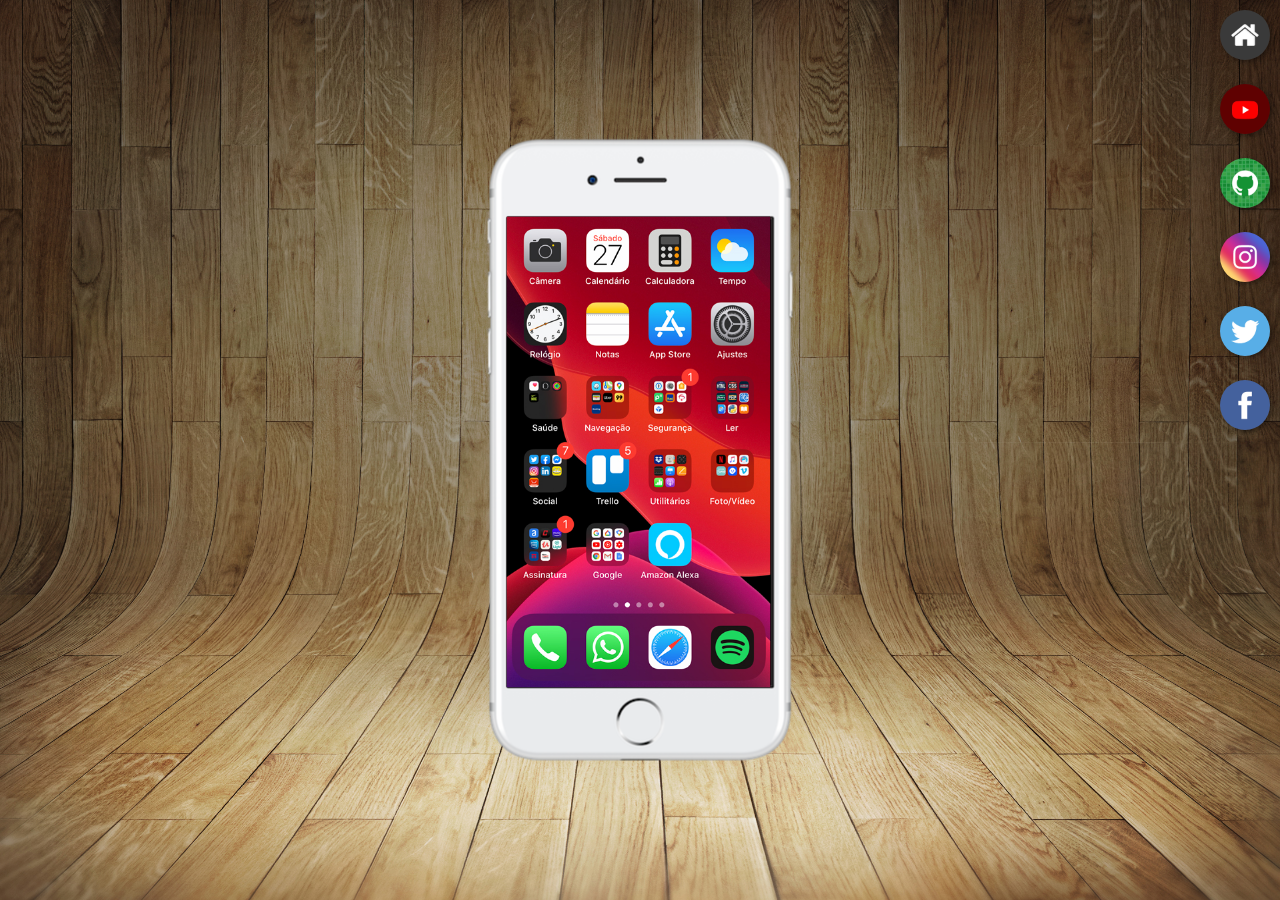
<file: index.html>
<!DOCTYPE html>
<html lang="pt-br">
<head>
    <meta charset="UTF-8">
    <meta name="viewport" content="width=device-width, initial-scale=1.0">
    <title>Projeto Redes Sociais</title>
    <link rel="stylesheet" href="estilo/syle.css">
</head>
<body>
    <main>
        <section id="telefone">
            <iframe src="home.html" name="tela" id="tela" frameborder="0"></iframe>
        </section>
        <section id="redes-sociais">
            <a href="home.html" target="tela"><img src="imagens/logo-home.jpg" alt="Home"></a><br>
            <a href="youtube.html" target="tela"><img src="imagens/logo-youtube.jpg" alt="Youtube"></a><br>
            <a href="github.html" target="tela"><img src="imagens/logo-github.jpg" alt="Github"></a><br>
            <a href="instagram.html" target="tela"><img src="imagens/logo-instagram.jpg" alt="Instagram"></a><br>
            <a href="twitter.html" target="tela"><img src="imagens/logo-twitter.jpg" alt="Twitter"></a><br>
            <a href="facebook.html" target="tela"><img src="imagens/logo-facebook.jpg" alt="Facebook"></a><br>
        </section>
    </main>
</body>
</html>
</file>
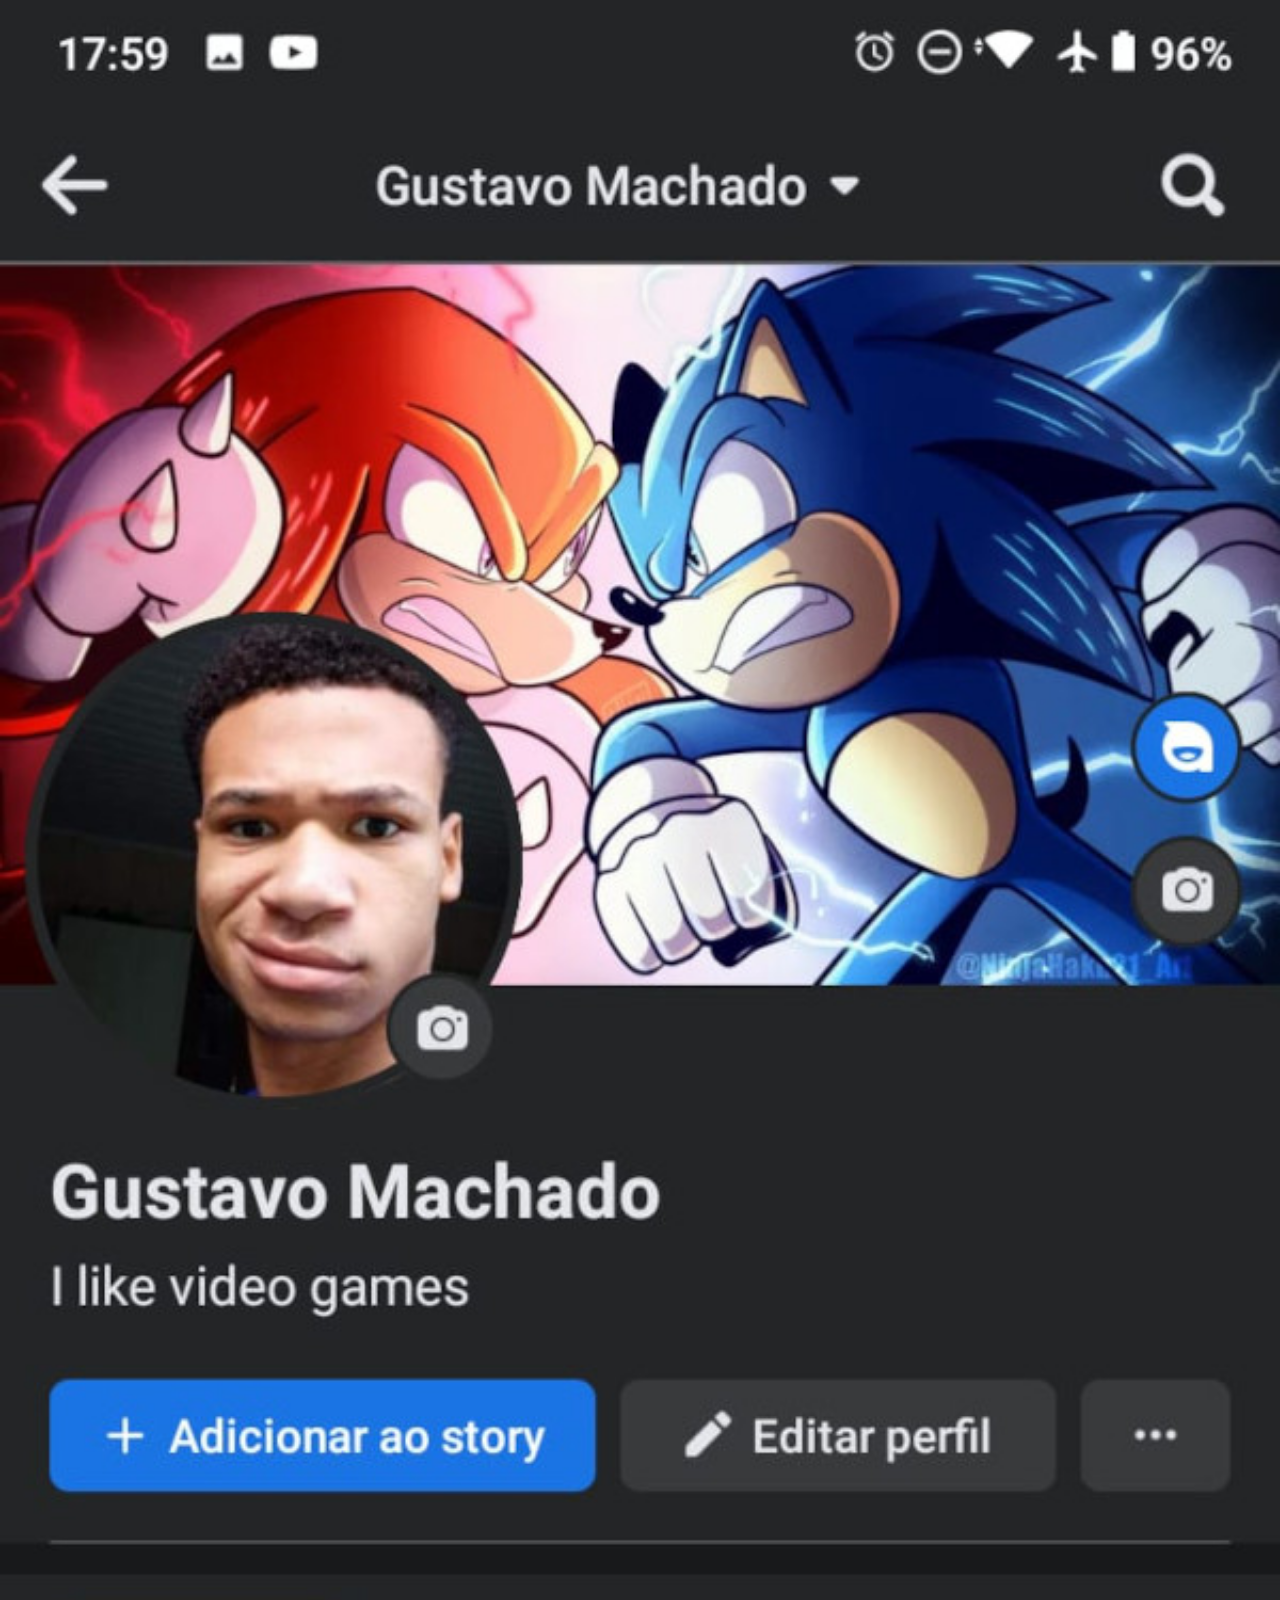
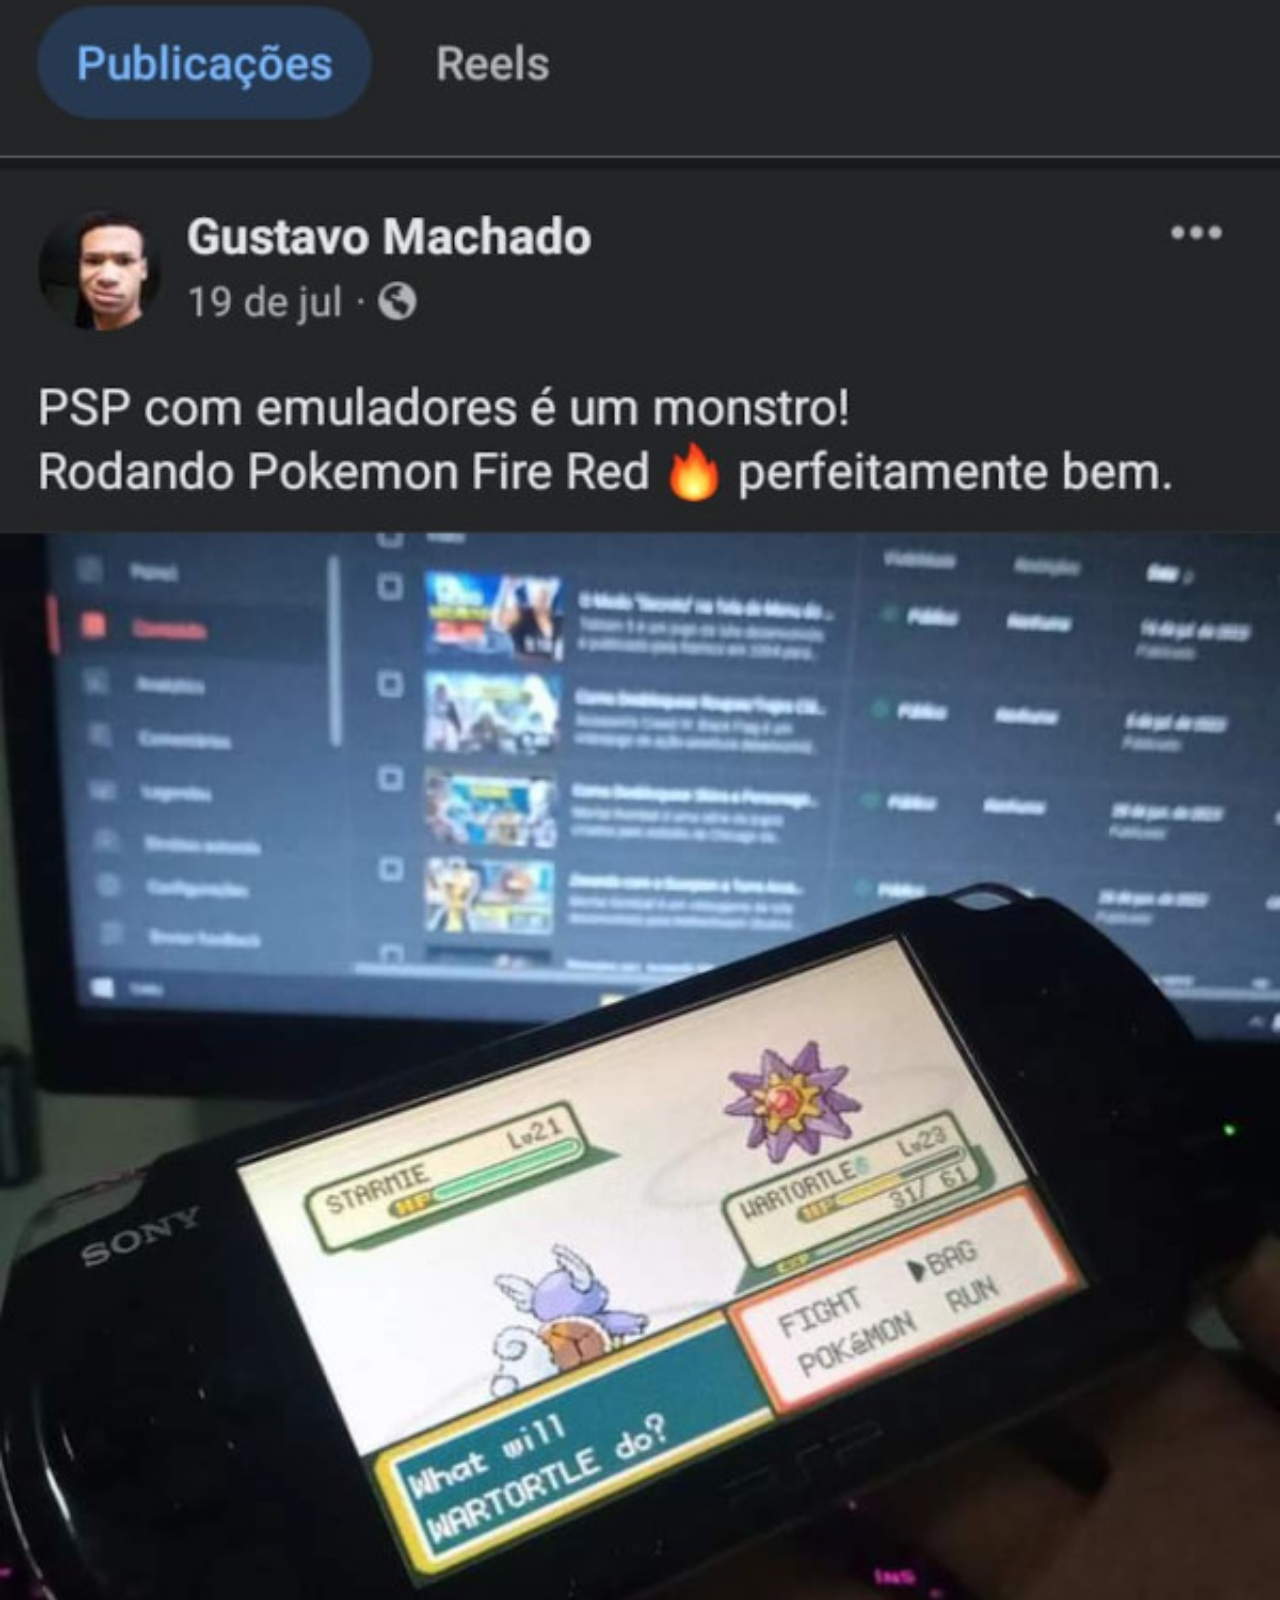
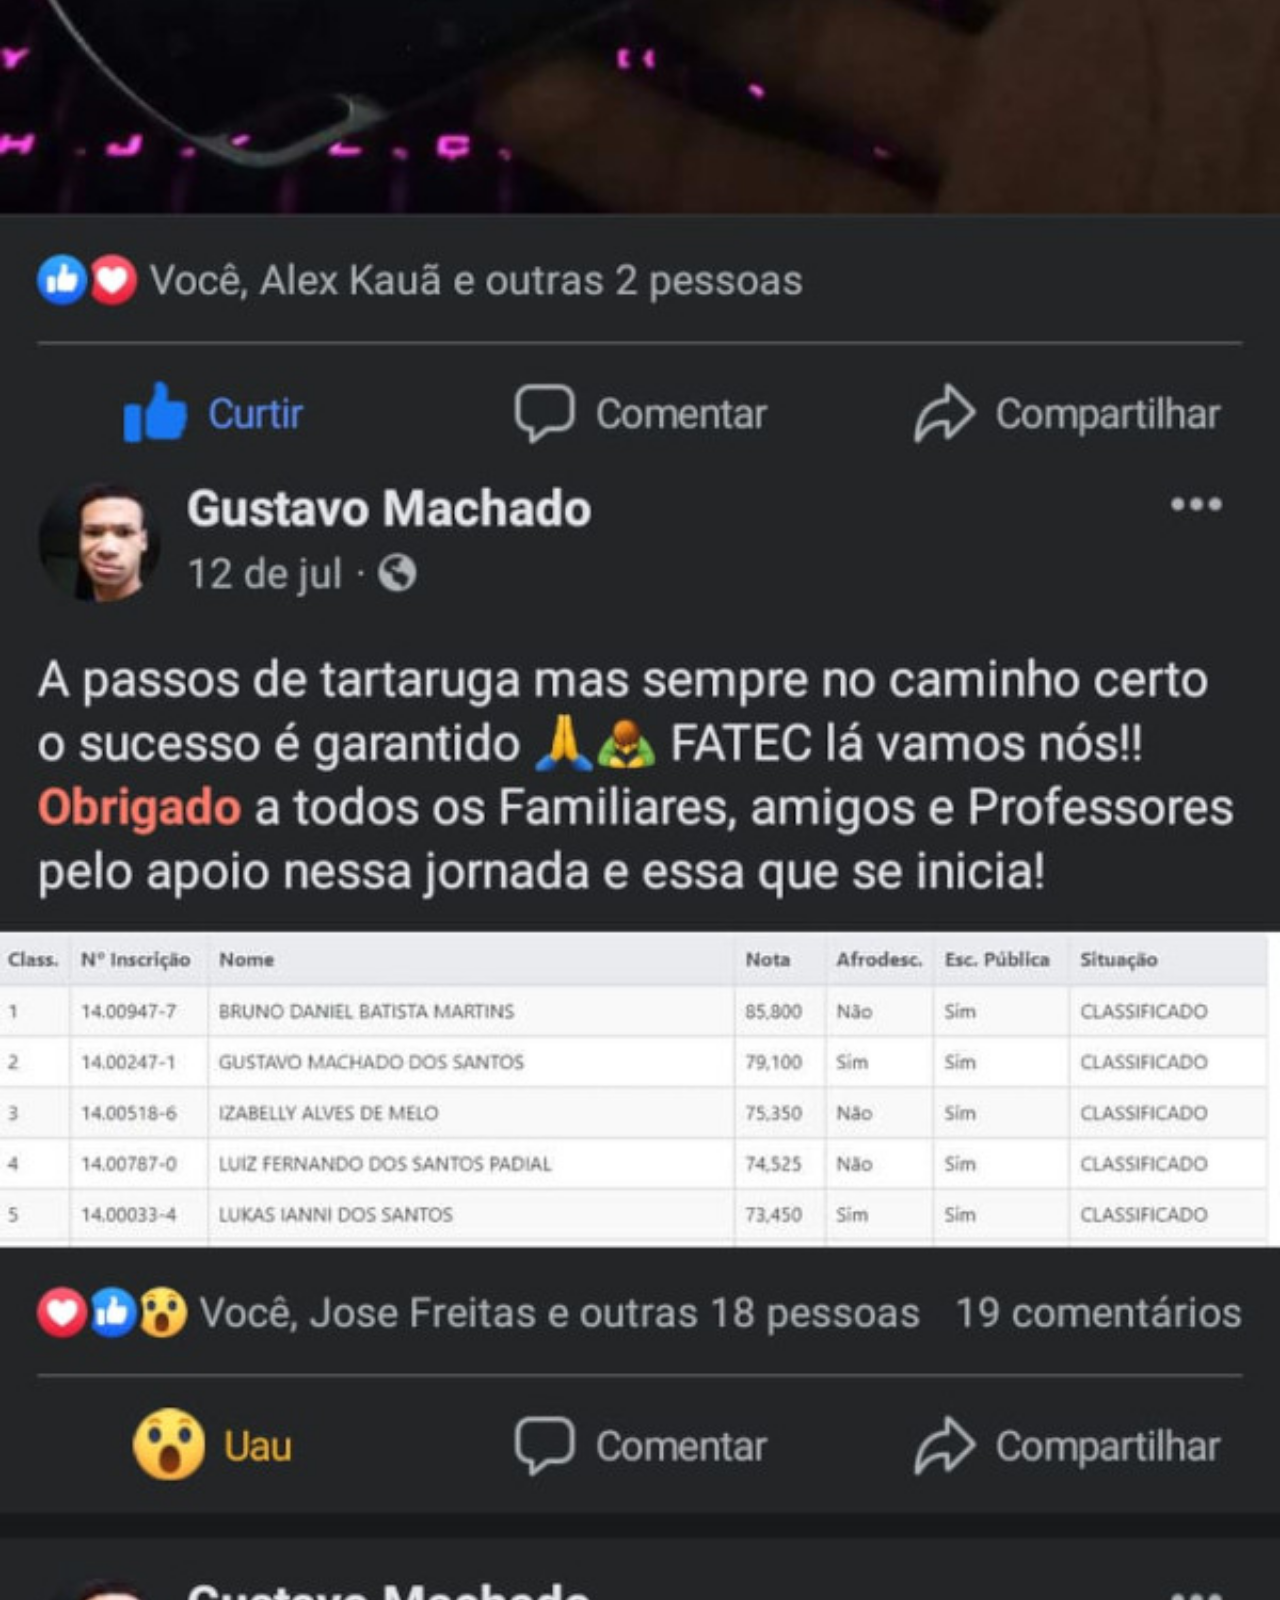
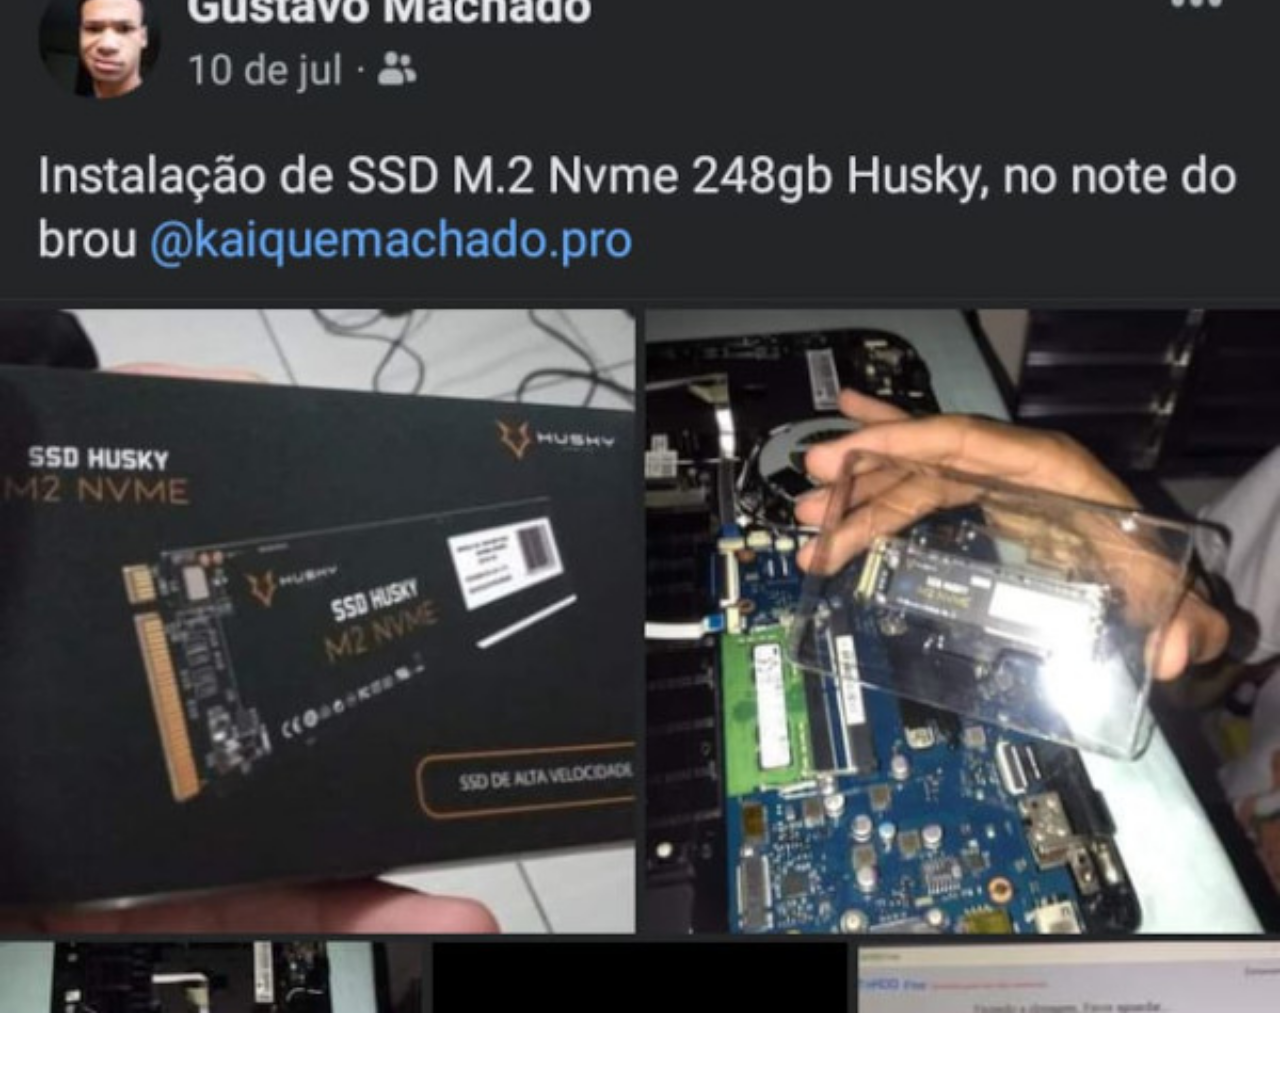
<file: facebook.html>
<!DOCTYPE html>
<html lang="pt-br">
<head>
    <meta charset="UTF-8">
    <meta name="viewport" content="width=device-width, initial-scale=1.0">
    <title>Facebook</title>
    <link rel="stylesheet" href="estilo/social.css">
</head>
<body>
    <img src="imagens/tela-facebook.jpg" alt="Facebook">
    <a href="https://www.facebook.com/profile.php?id=100006269641793" target="_blank">ACESSE</a>
</body>
</html>
</file>
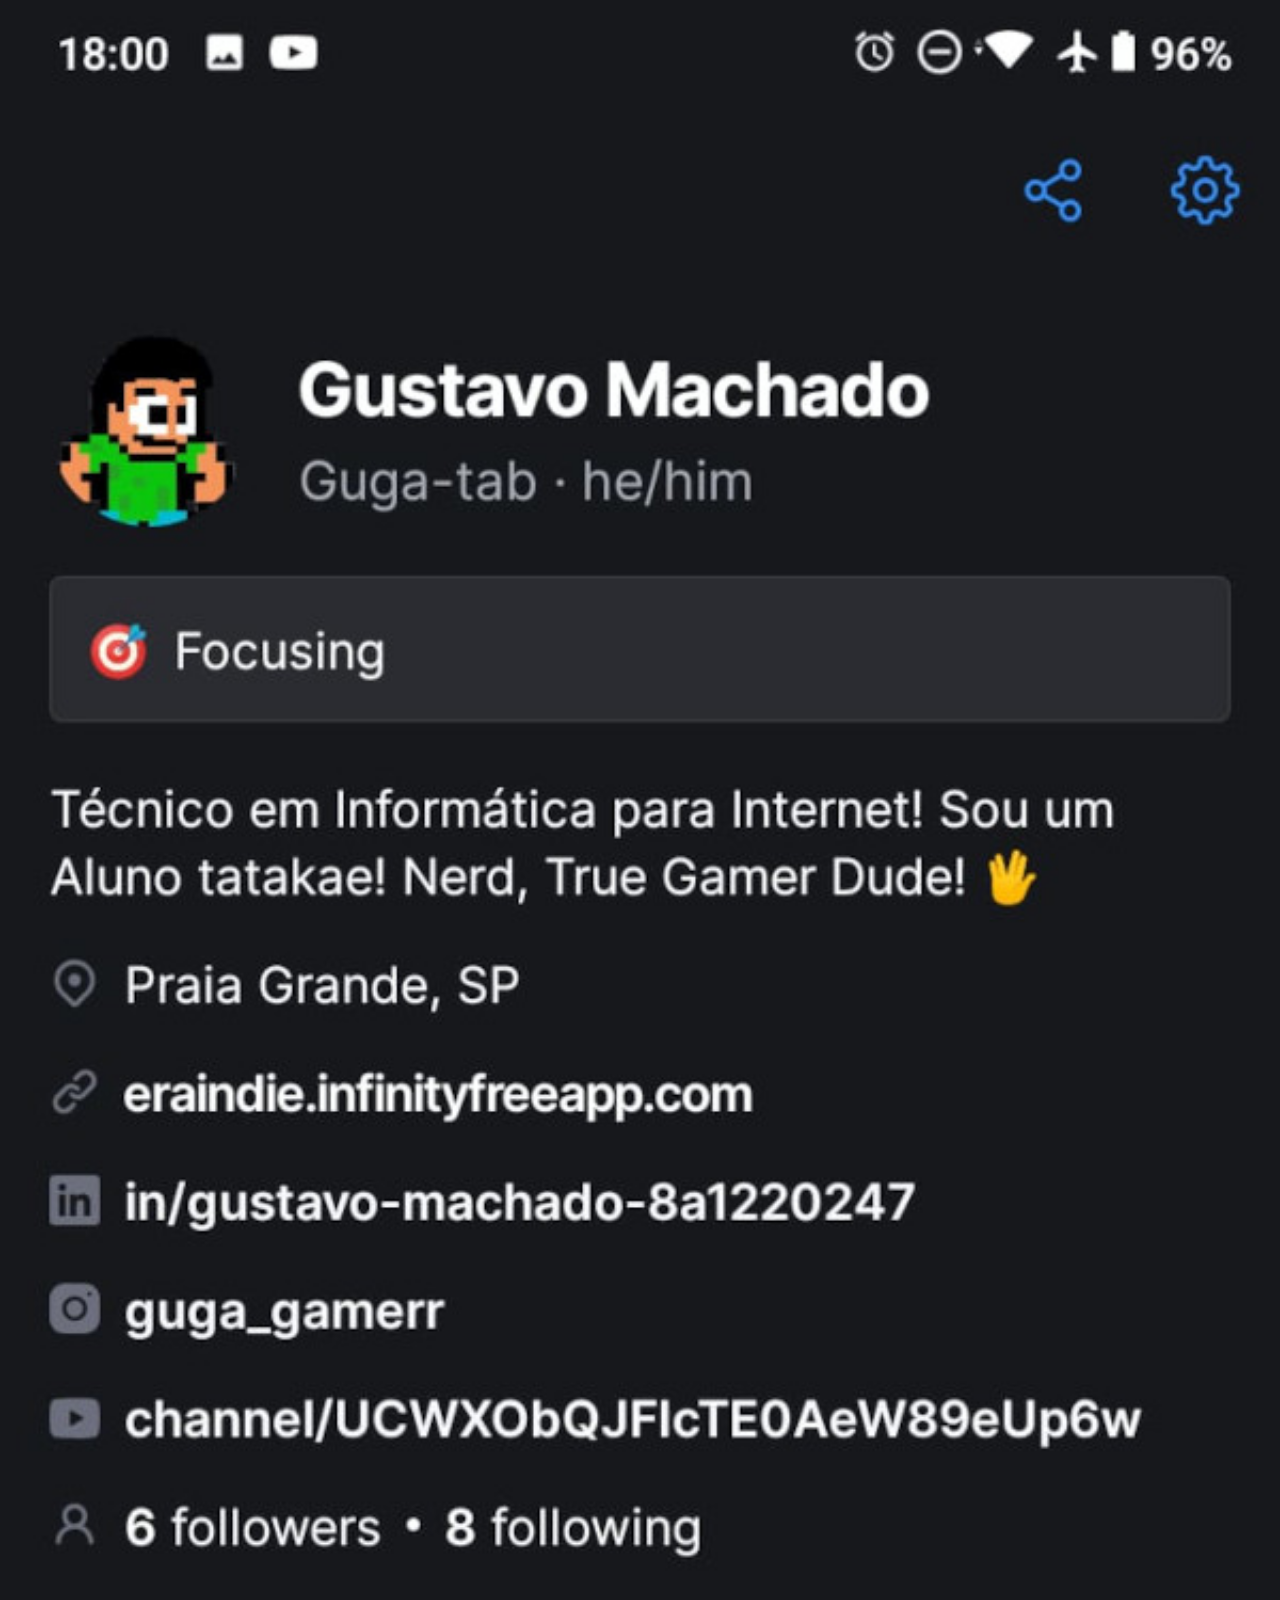
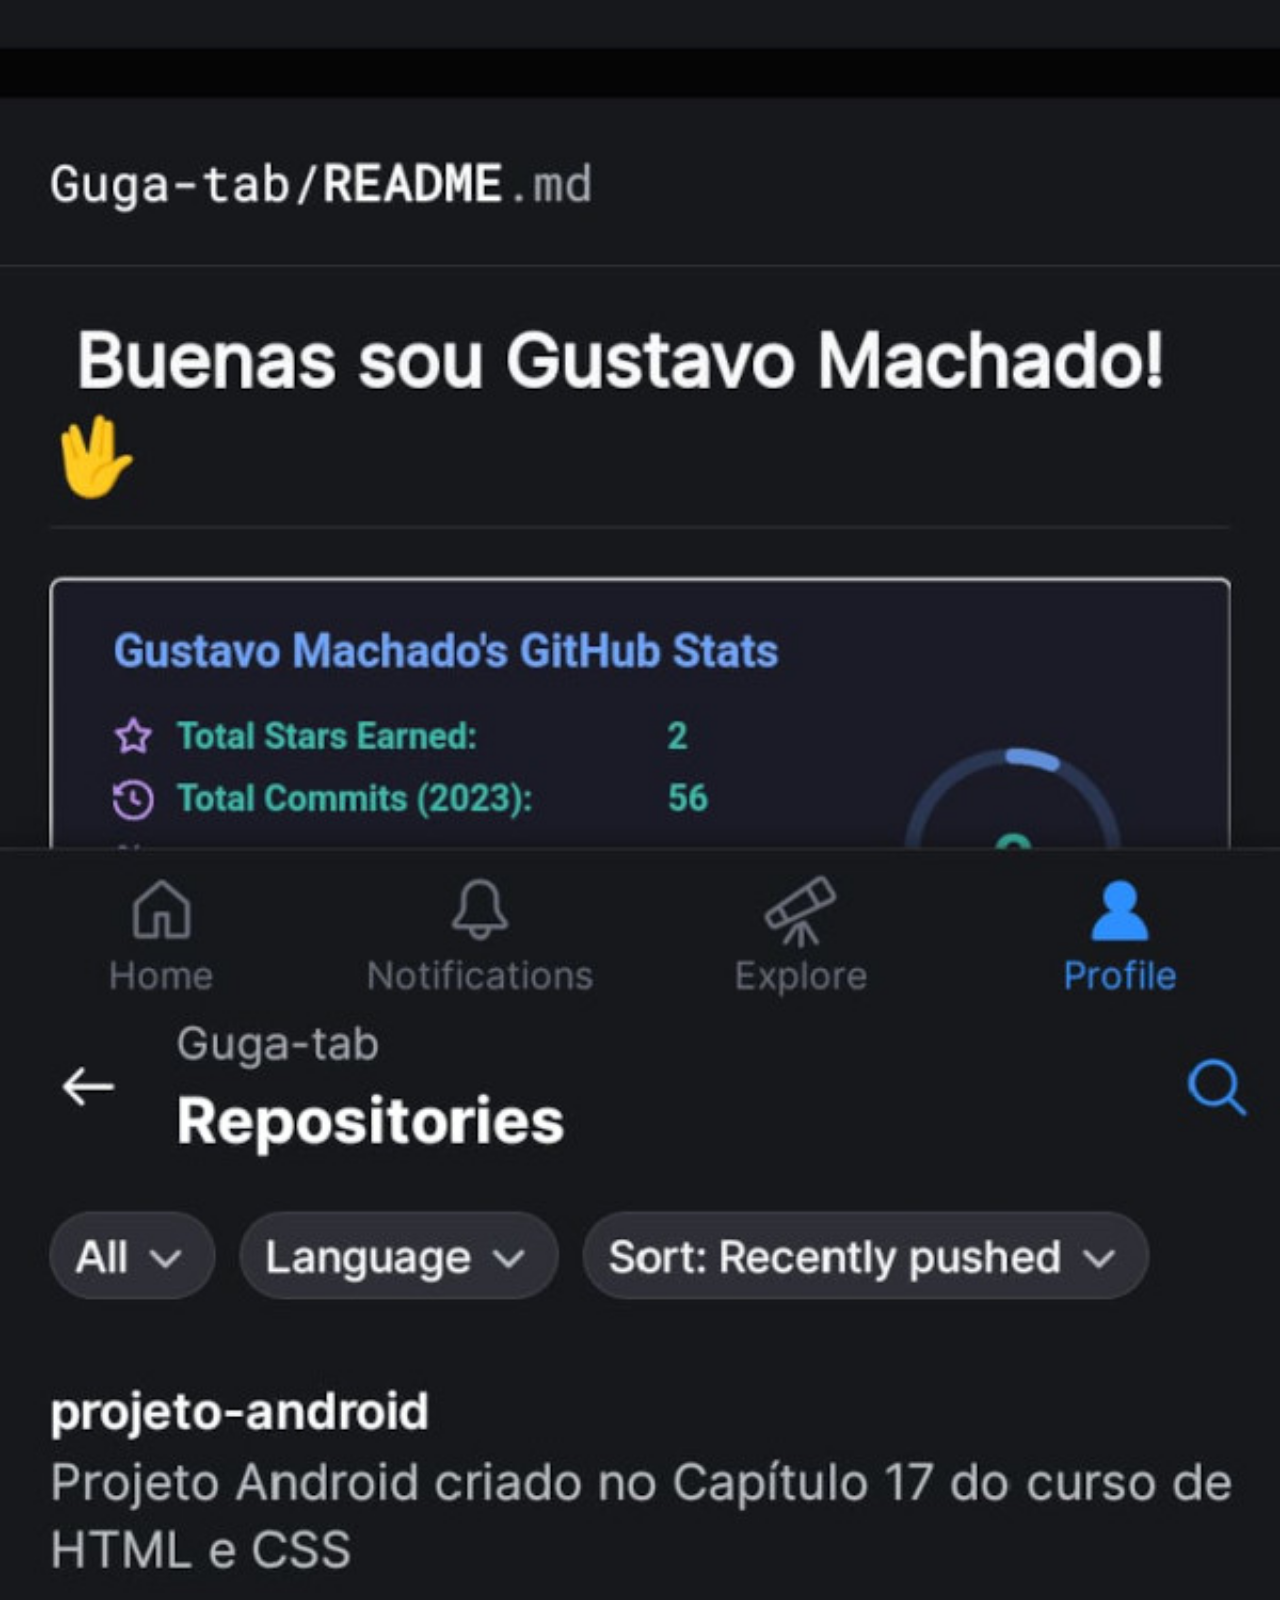
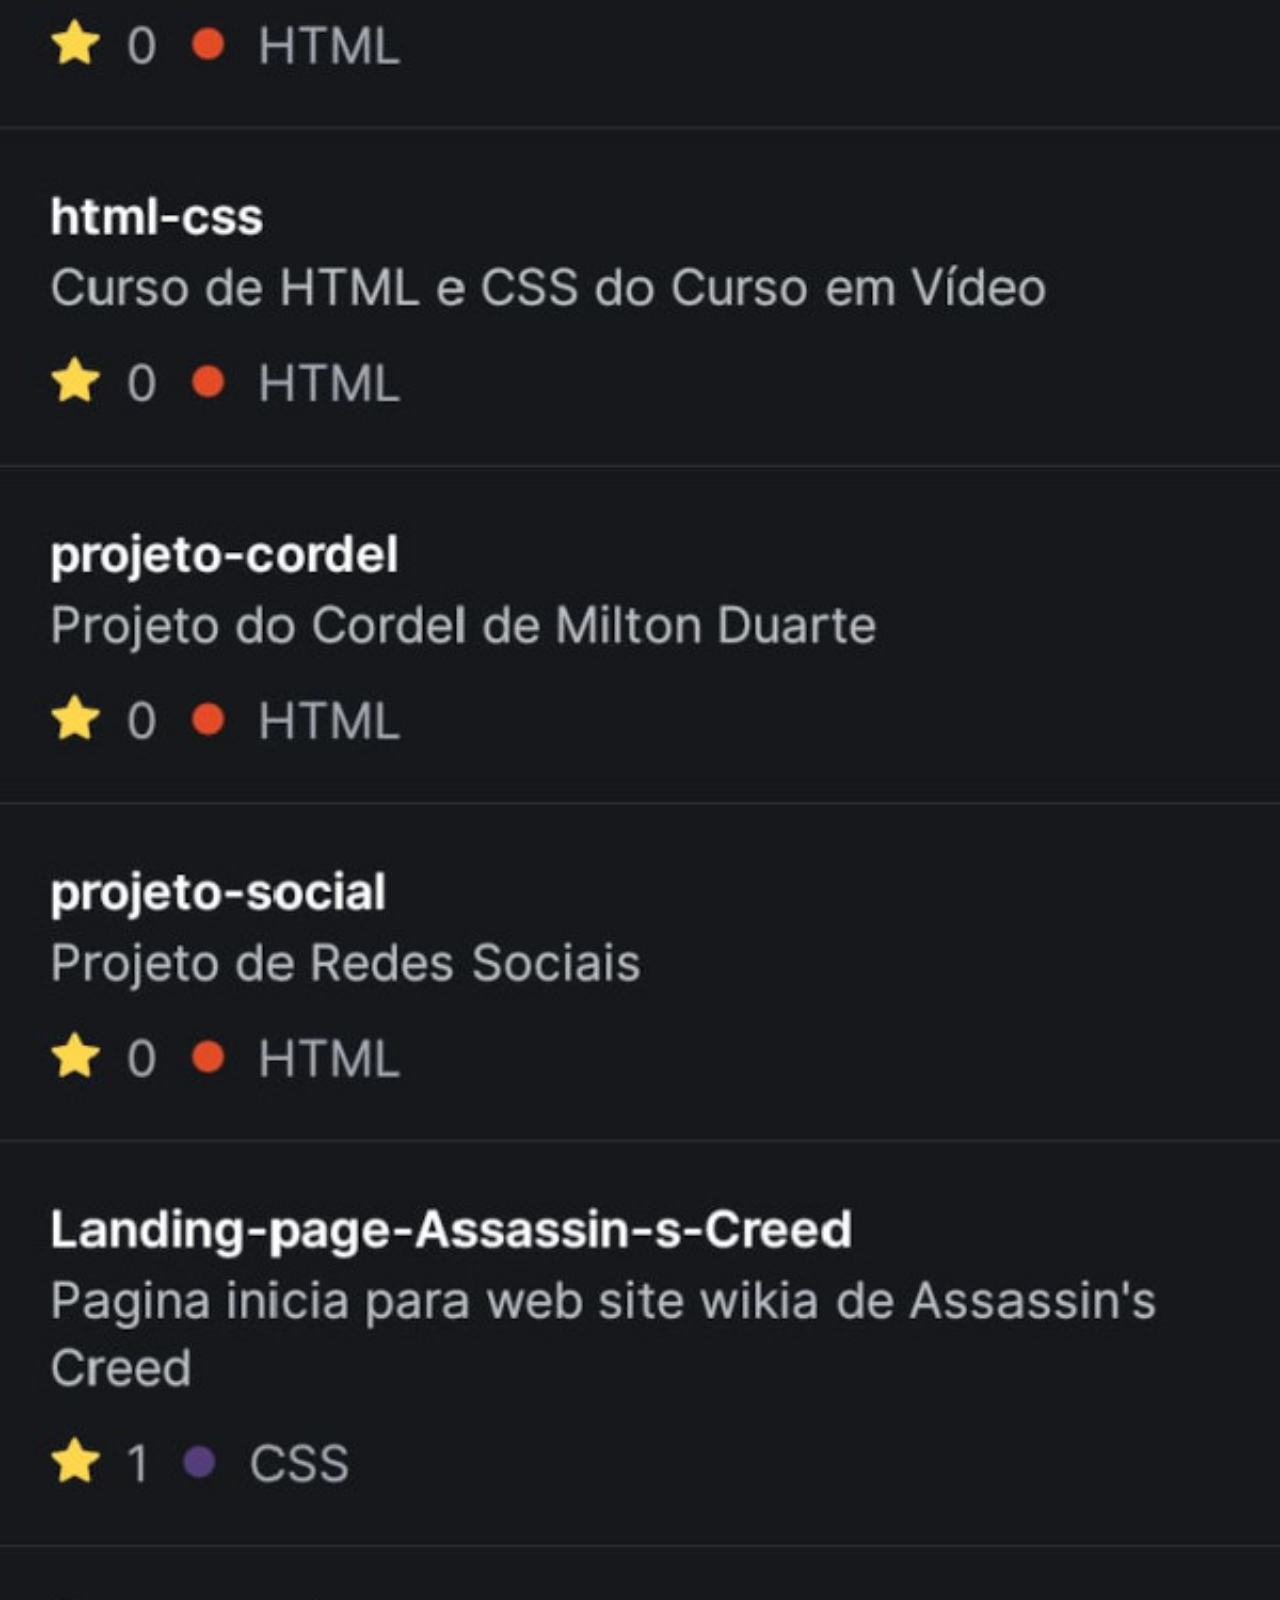
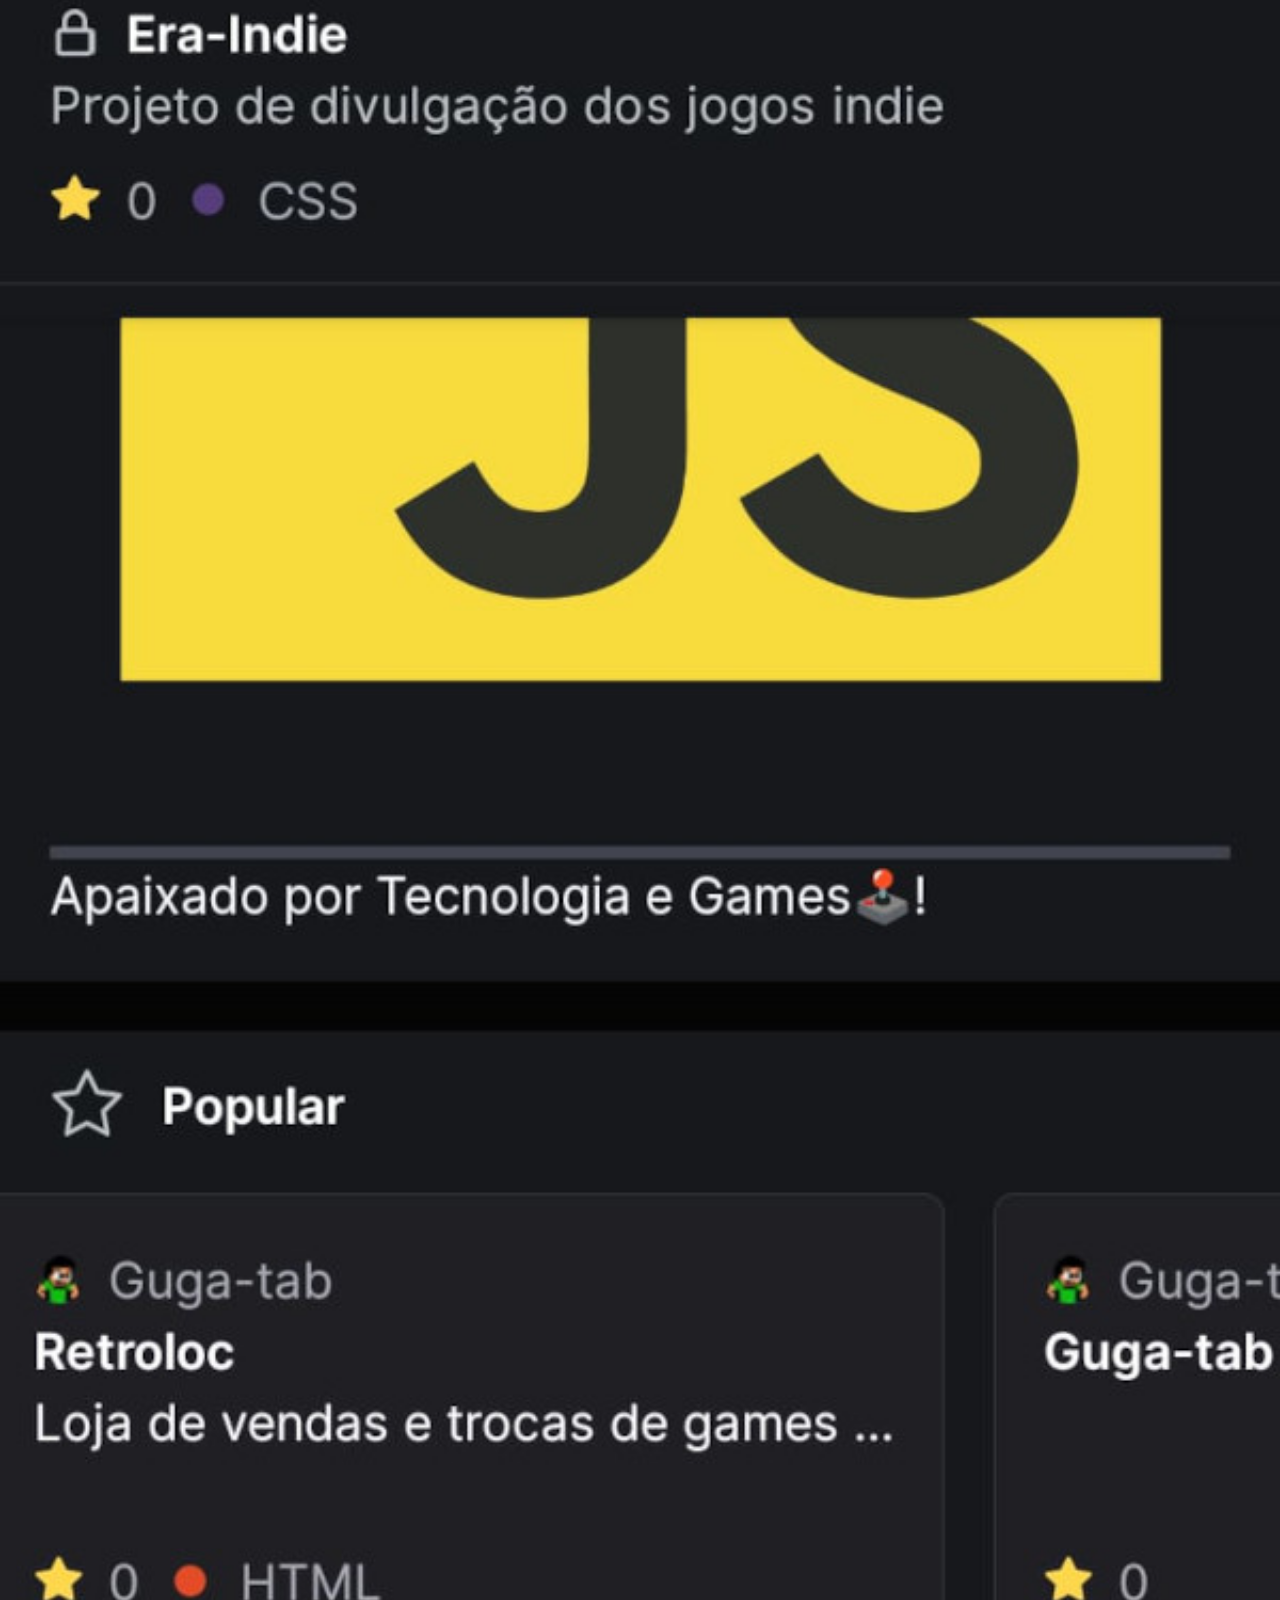
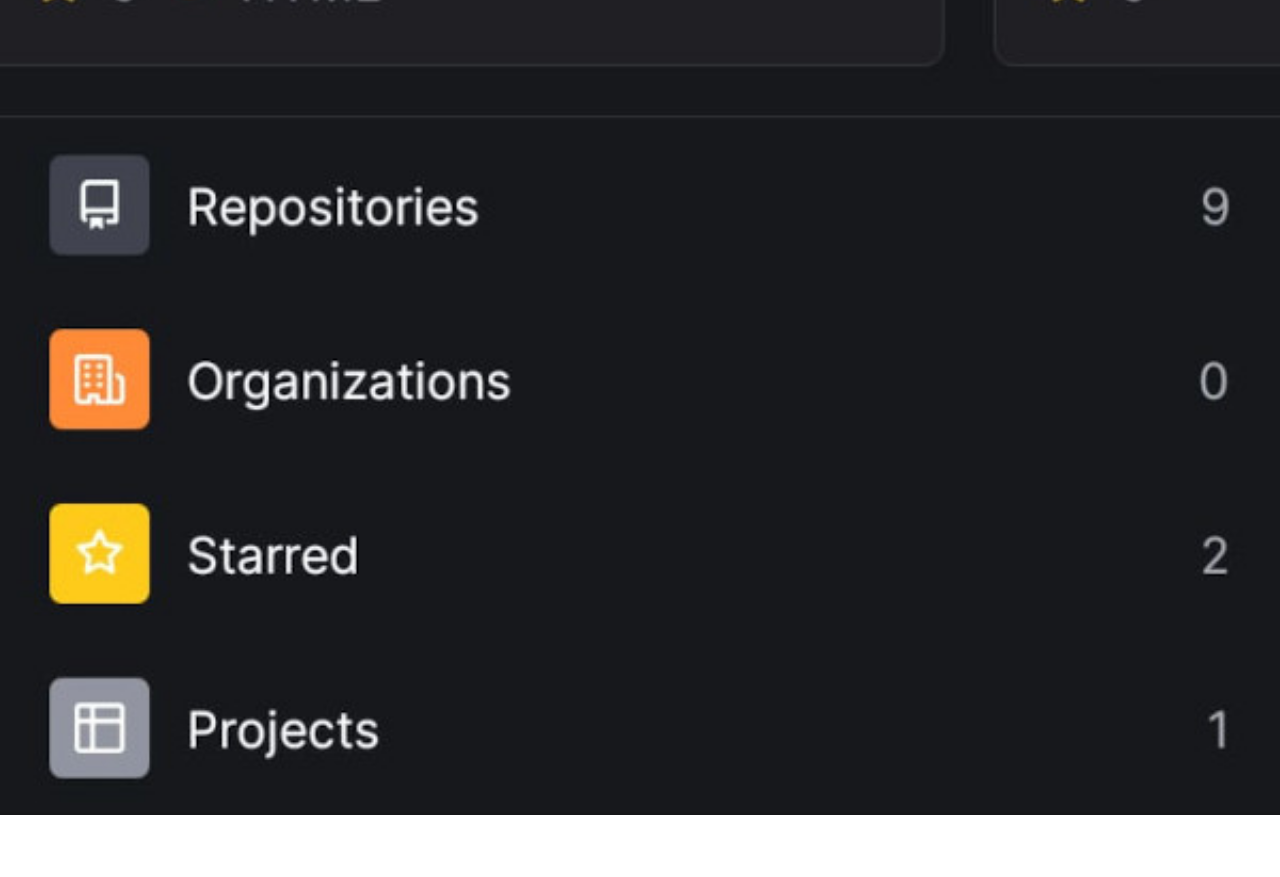
<file: github.html>
<!DOCTYPE html>
<html lang="pt-br">
<head>
    <meta charset="UTF-8">
    <meta name="viewport" content="width=device-width, initial-scale=1.0">
    <title>Github</title>
    <link rel="stylesheet" href="estilo/social.css">
</head>
<body>
    <img src="imagens/tela-github.jpg" alt="Github">
    <a href="https://github.com/Guga-tab" target="_blank">ACESSE</a>
</body>
</html>
</file>
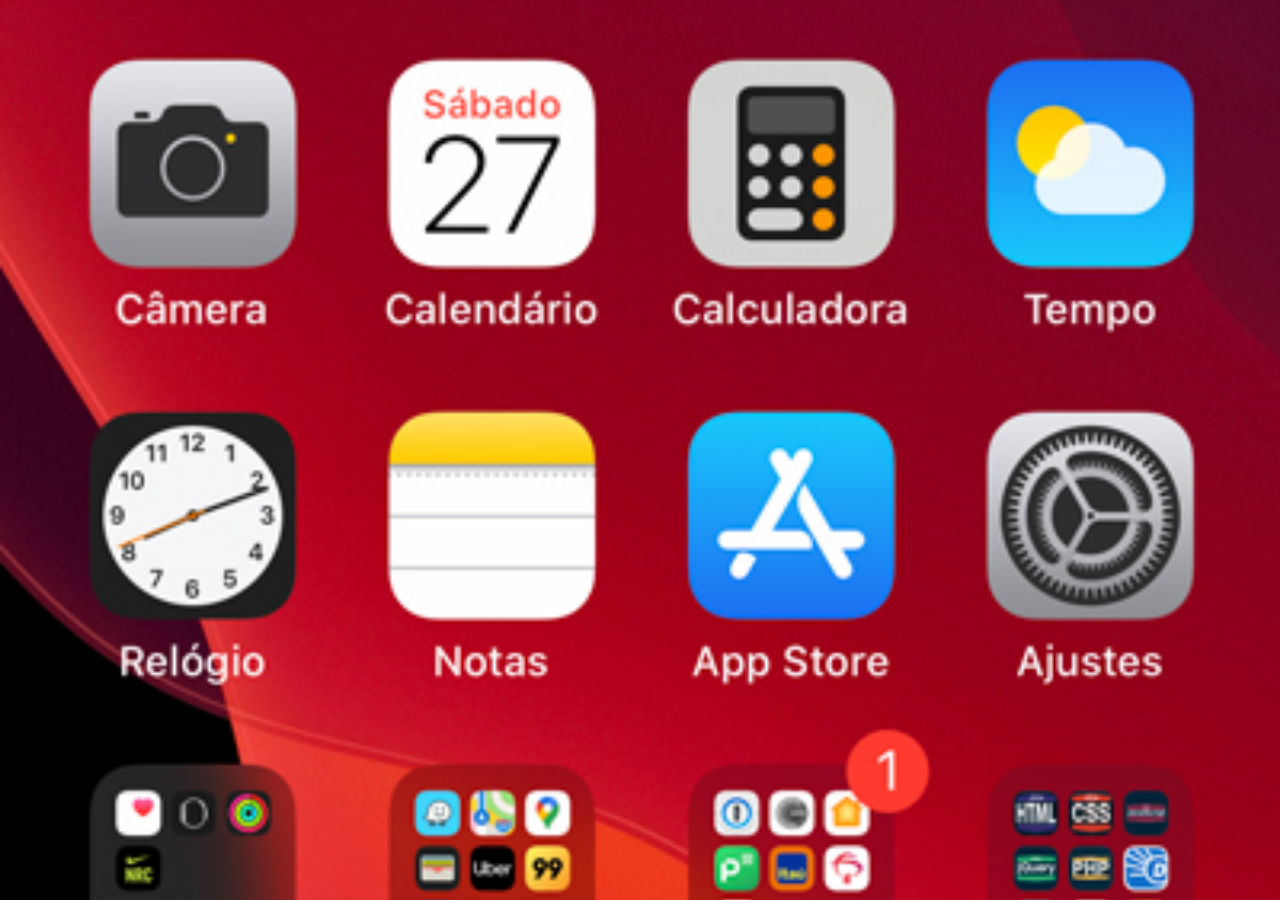
<file: home.html>
<!DOCTYPE html>
<html lang="pt-br">
<head>
    <meta charset="UTF-8">
    <meta name="viewport" content="width=device-width, initial-scale=1.0">
    <title>Home</title>
    <style>
        *{
            margin: 0;
            padding: 0;
        }

        body{
            background: black url('imagens/tela-home.jpg') no-repeat top center;
            background-size: cover;
            width: 100vw;
            height: 100vh;
        }
    </style>
</head>
<body>
    
</body>
</html>
</file>
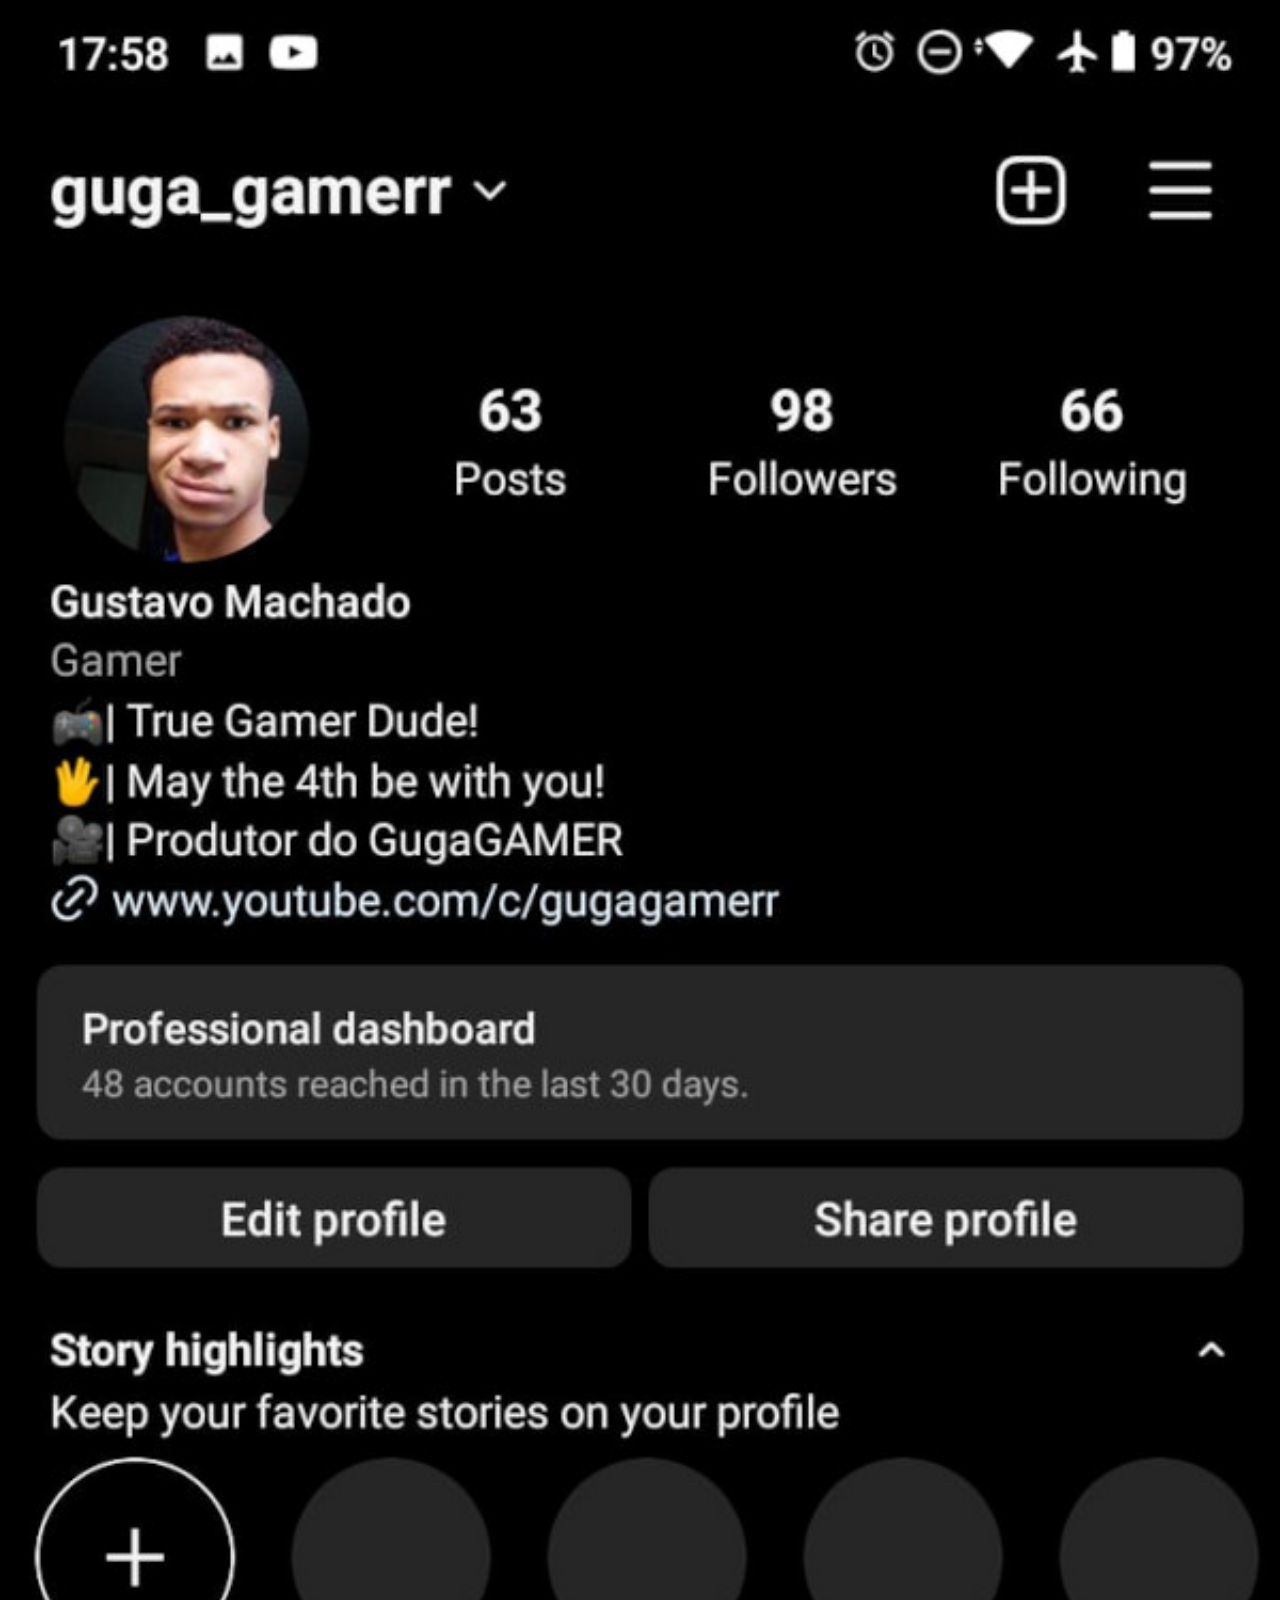
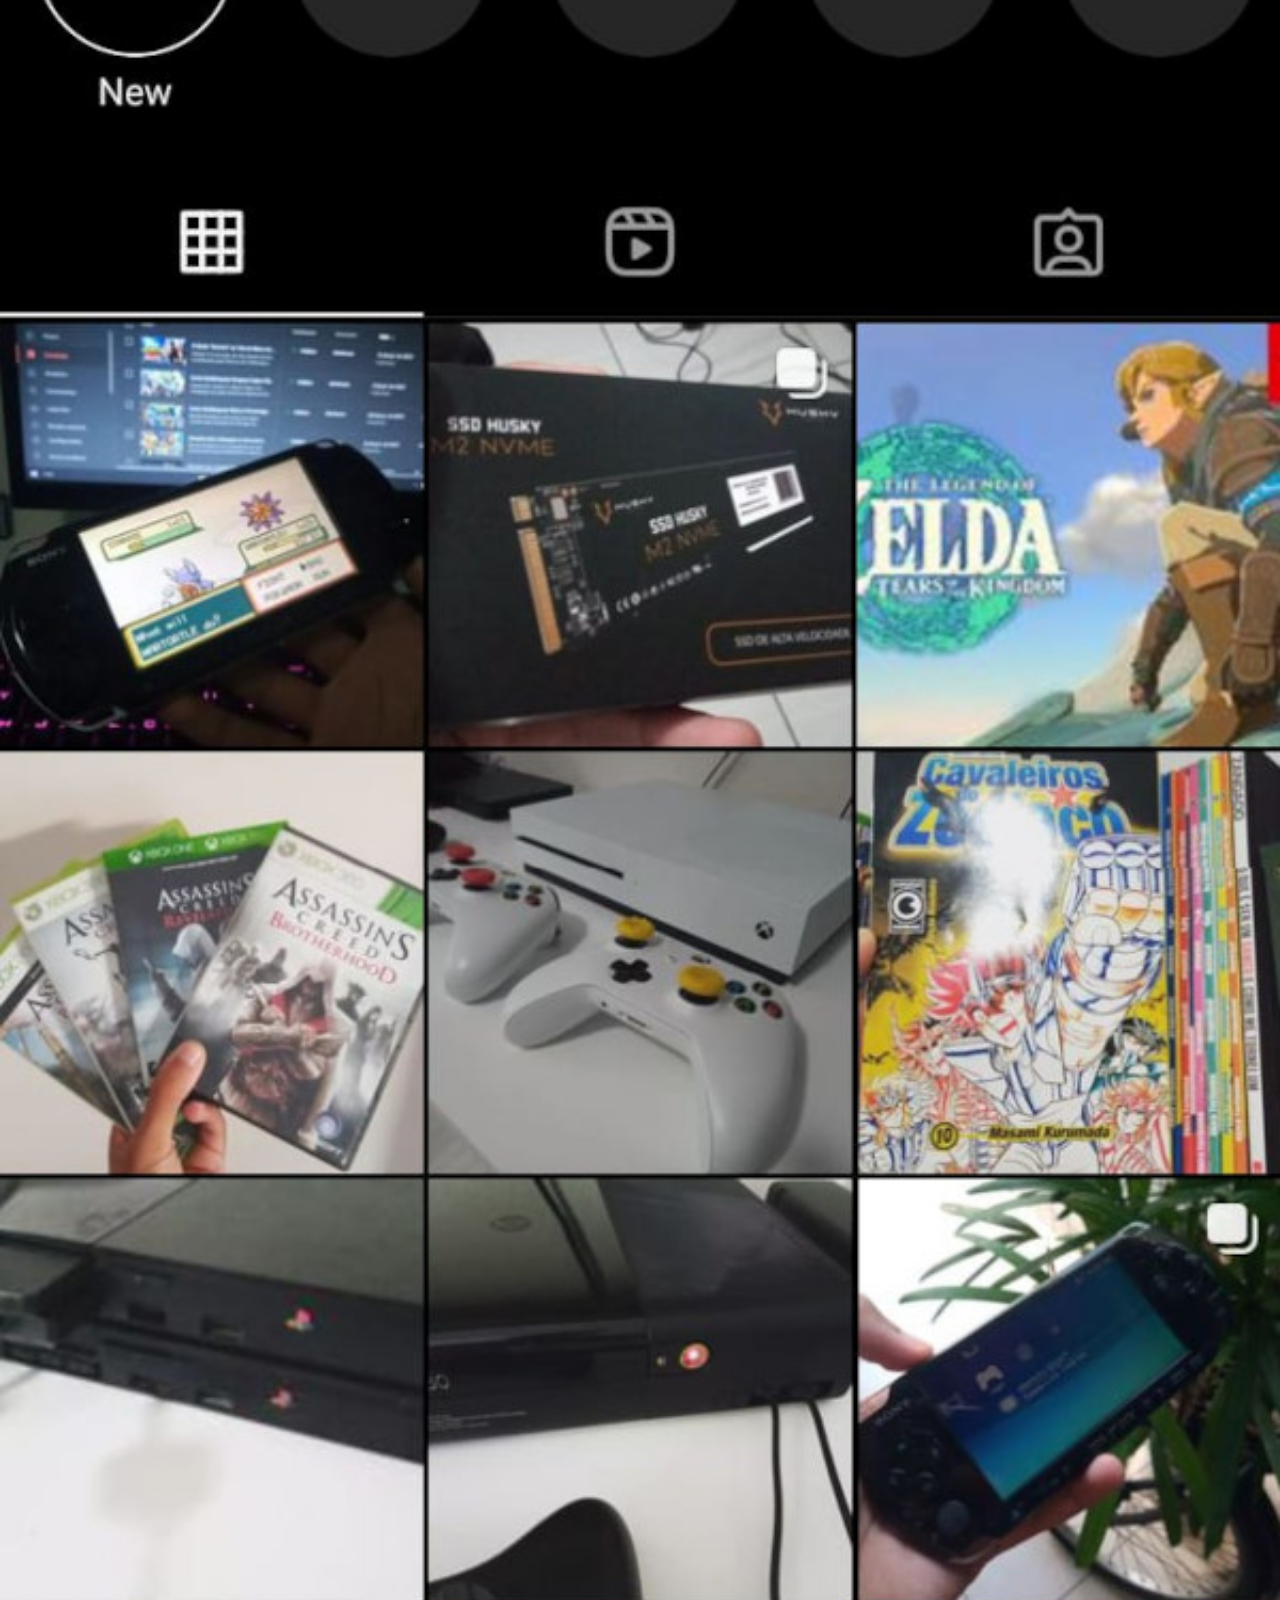
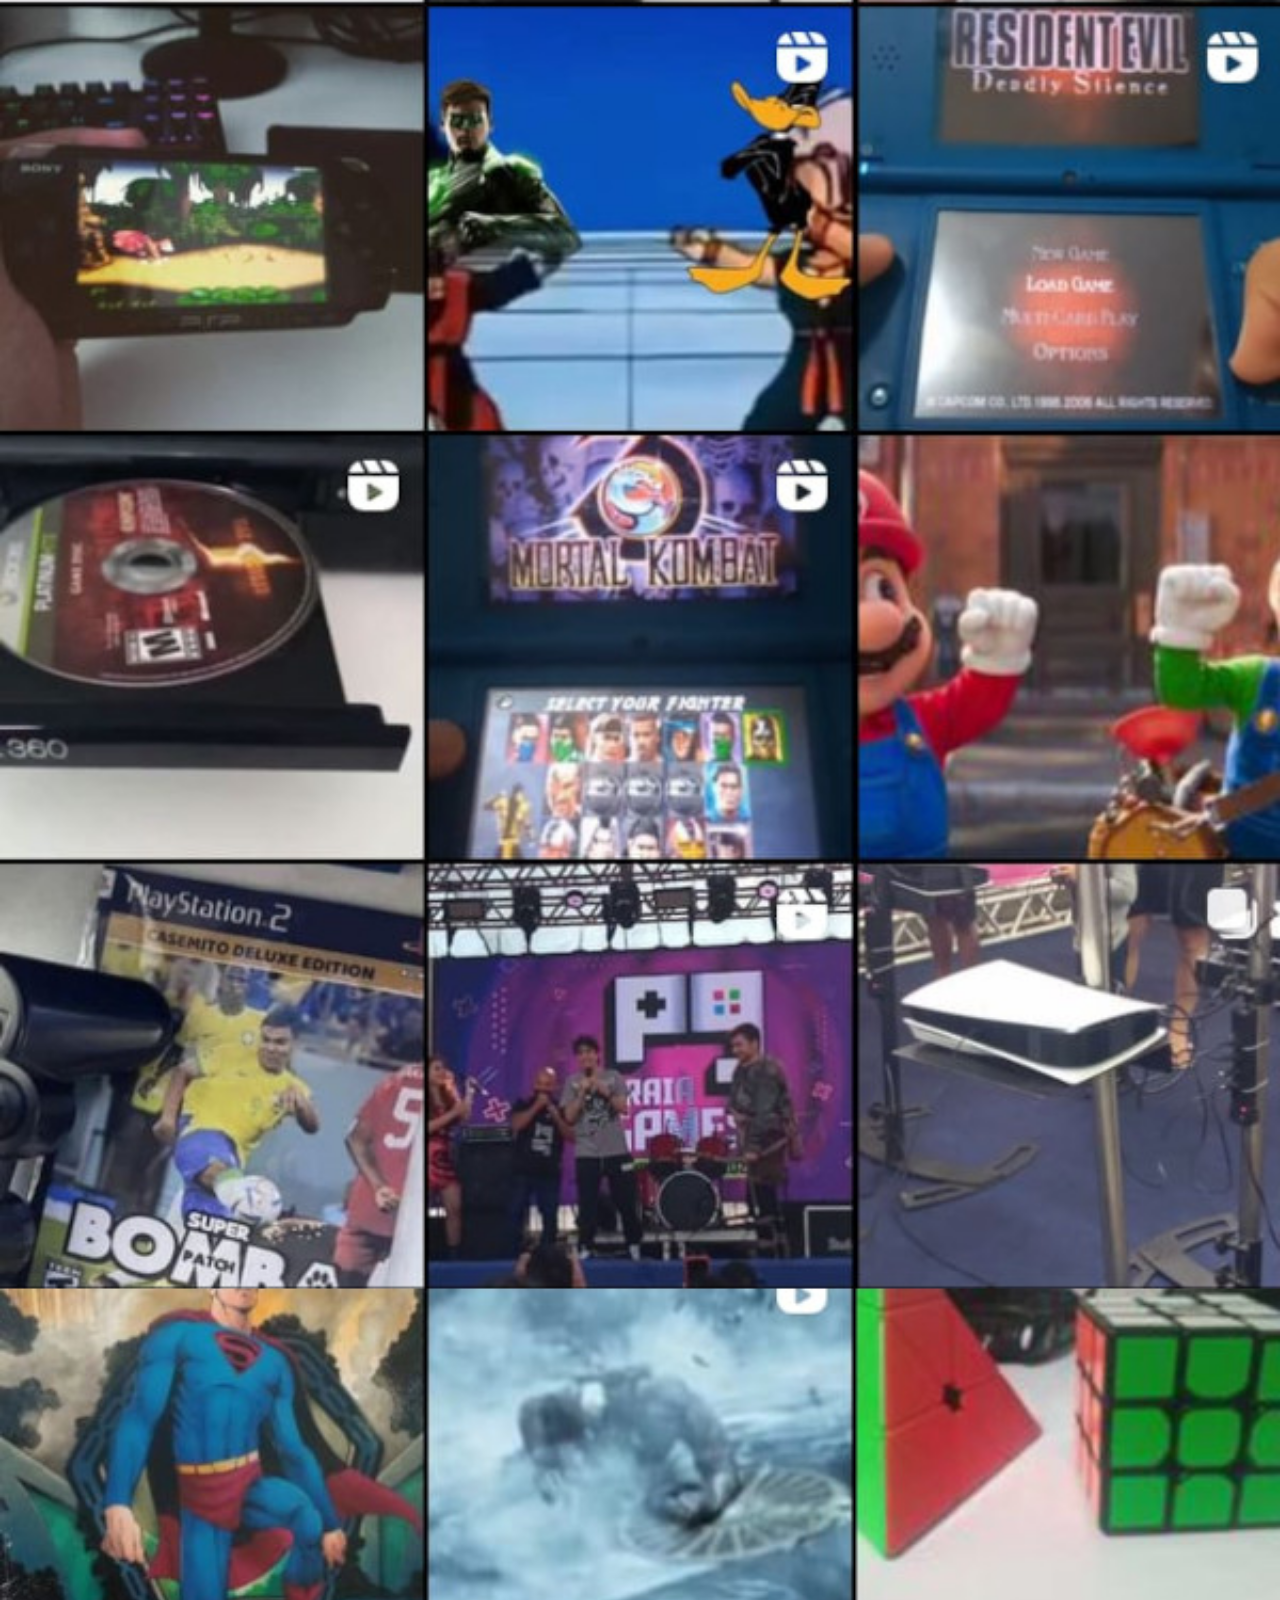
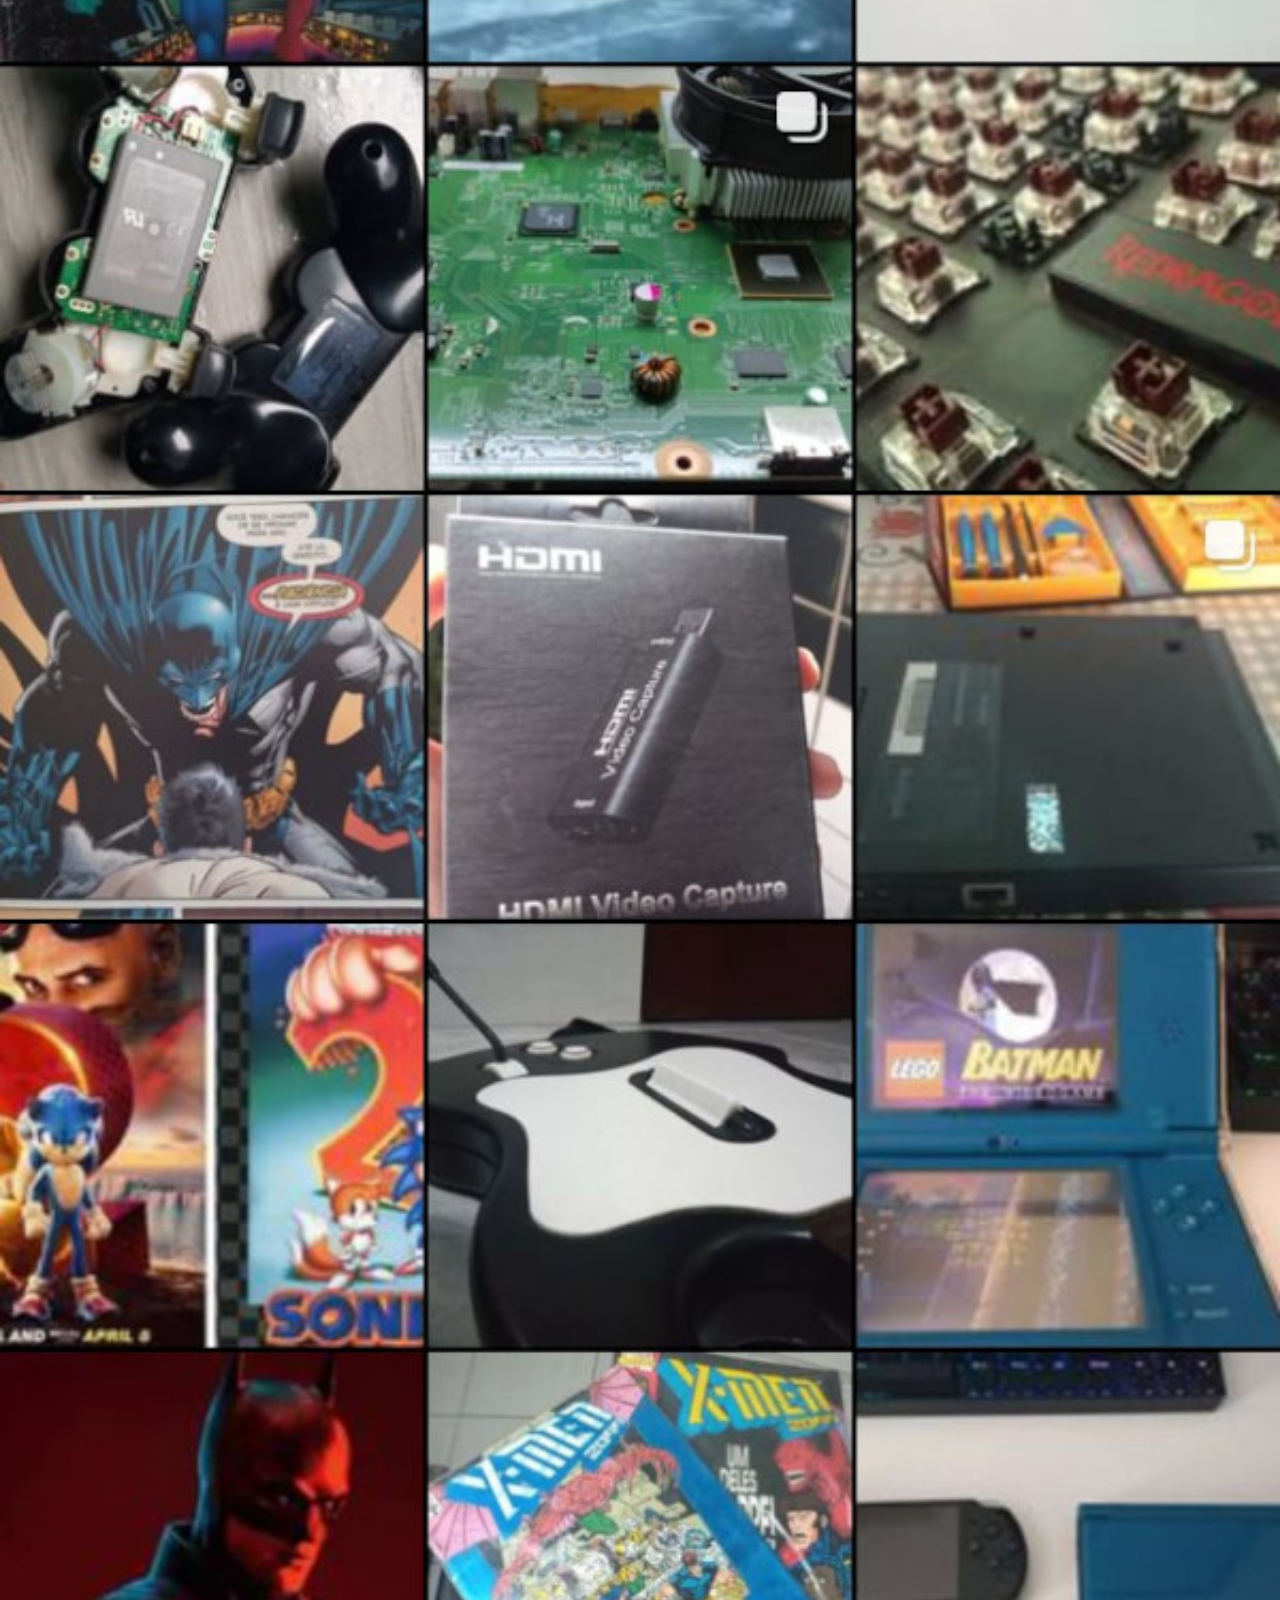
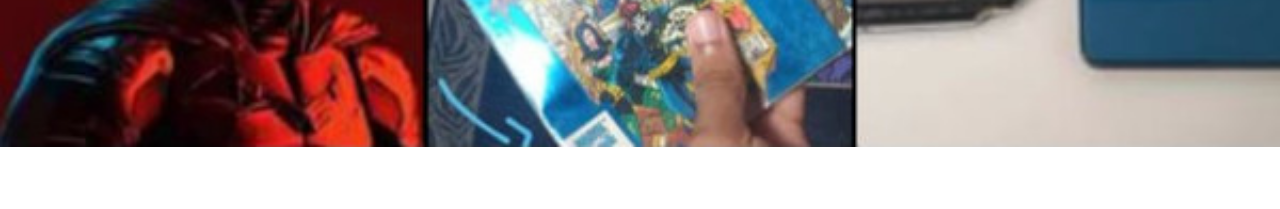
<file: instagram.html>
<!DOCTYPE html>
<html lang="pt-br">
<head>
    <meta charset="UTF-8">
    <meta name="viewport" content="width=device-width, initial-scale=1.0">
    <title>Instagram</title>
    <link rel="stylesheet" href="estilo/social.css">
</head>
<body>
    <img src="imagens/tela-instagram.jpg" alt="Instagram">
    <a href="https://www.instagram.com/guga_gamerr/" target="_blank">ACESSE</a>
</body>
</html>
</file>
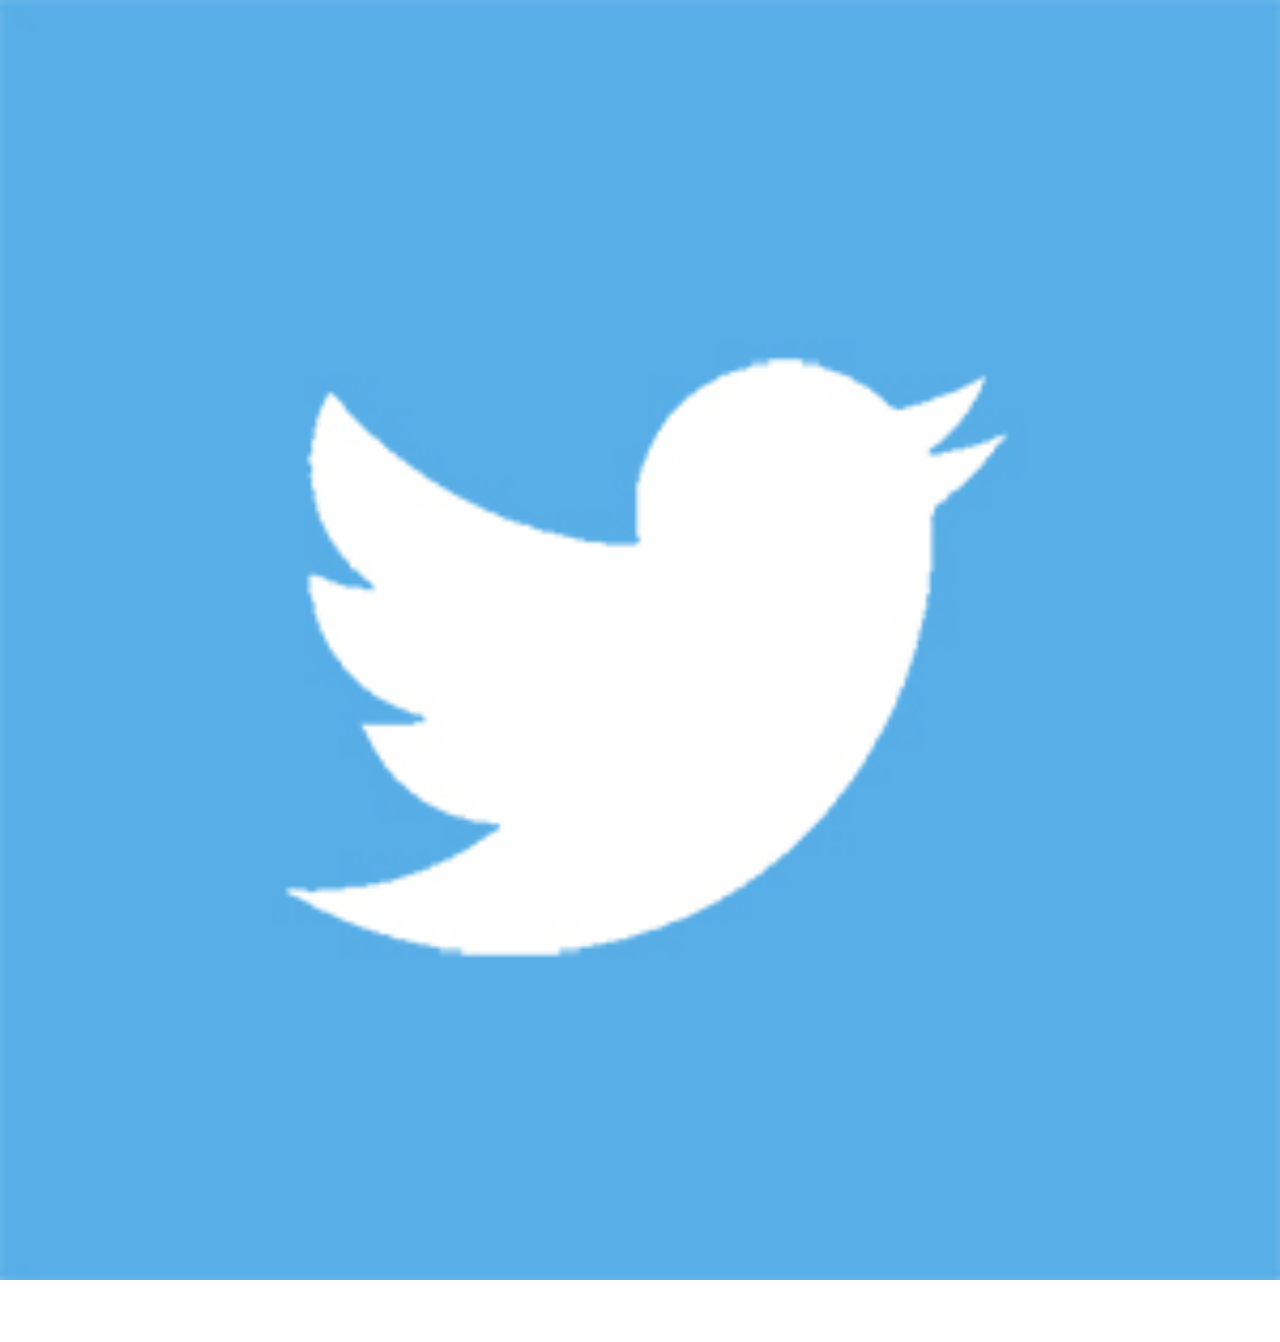
<file: twitter.html>
<!DOCTYPE html>
<html lang="pt-br">
<head>
    <meta charset="UTF-8">
    <meta name="viewport" content="width=device-width, initial-scale=1.0">
    <title>Twitter</title>
    <link rel="stylesheet" href="estilo/social.css">
</head>
<body>
    <img src="imagens/logo-twitter.jpg" alt="Twitter">
    <a href="https://twitter.com/guanabara" target="_blank">ACESSE</a>
</body>
</html>
</file>
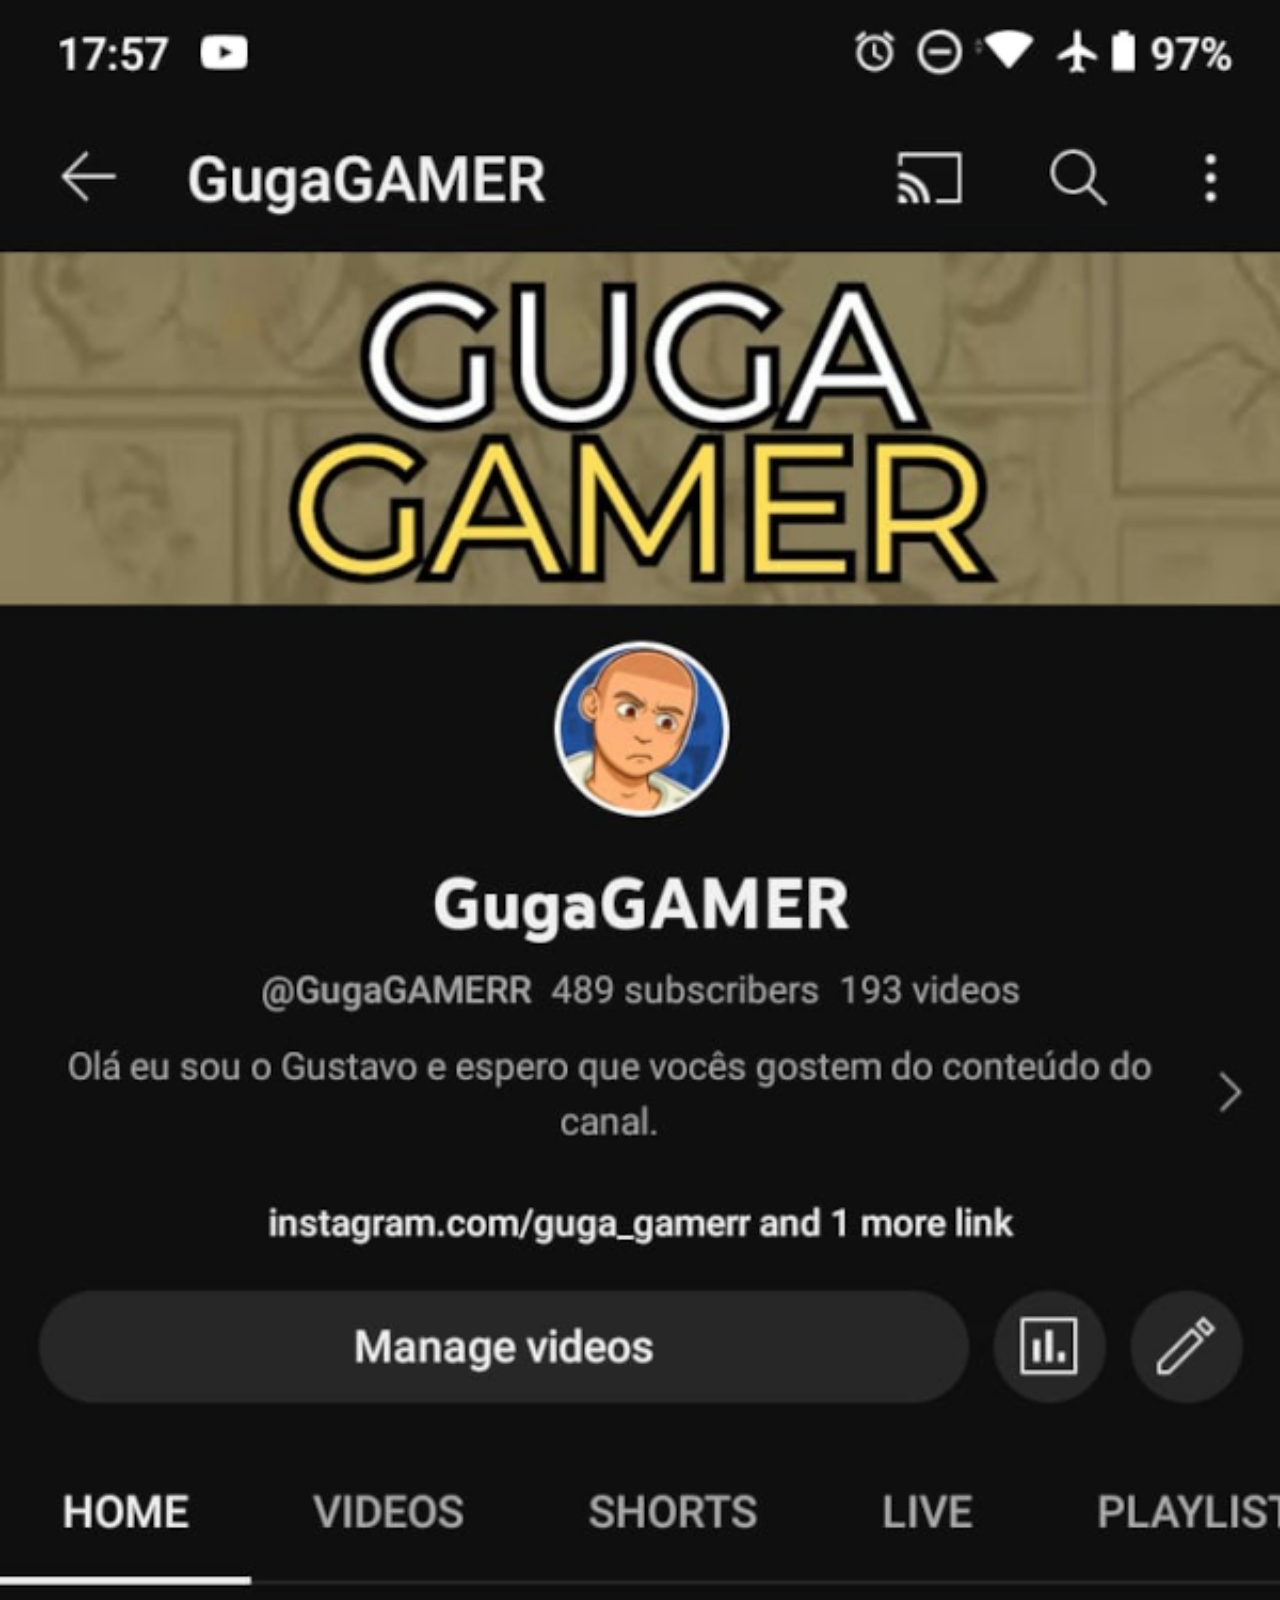
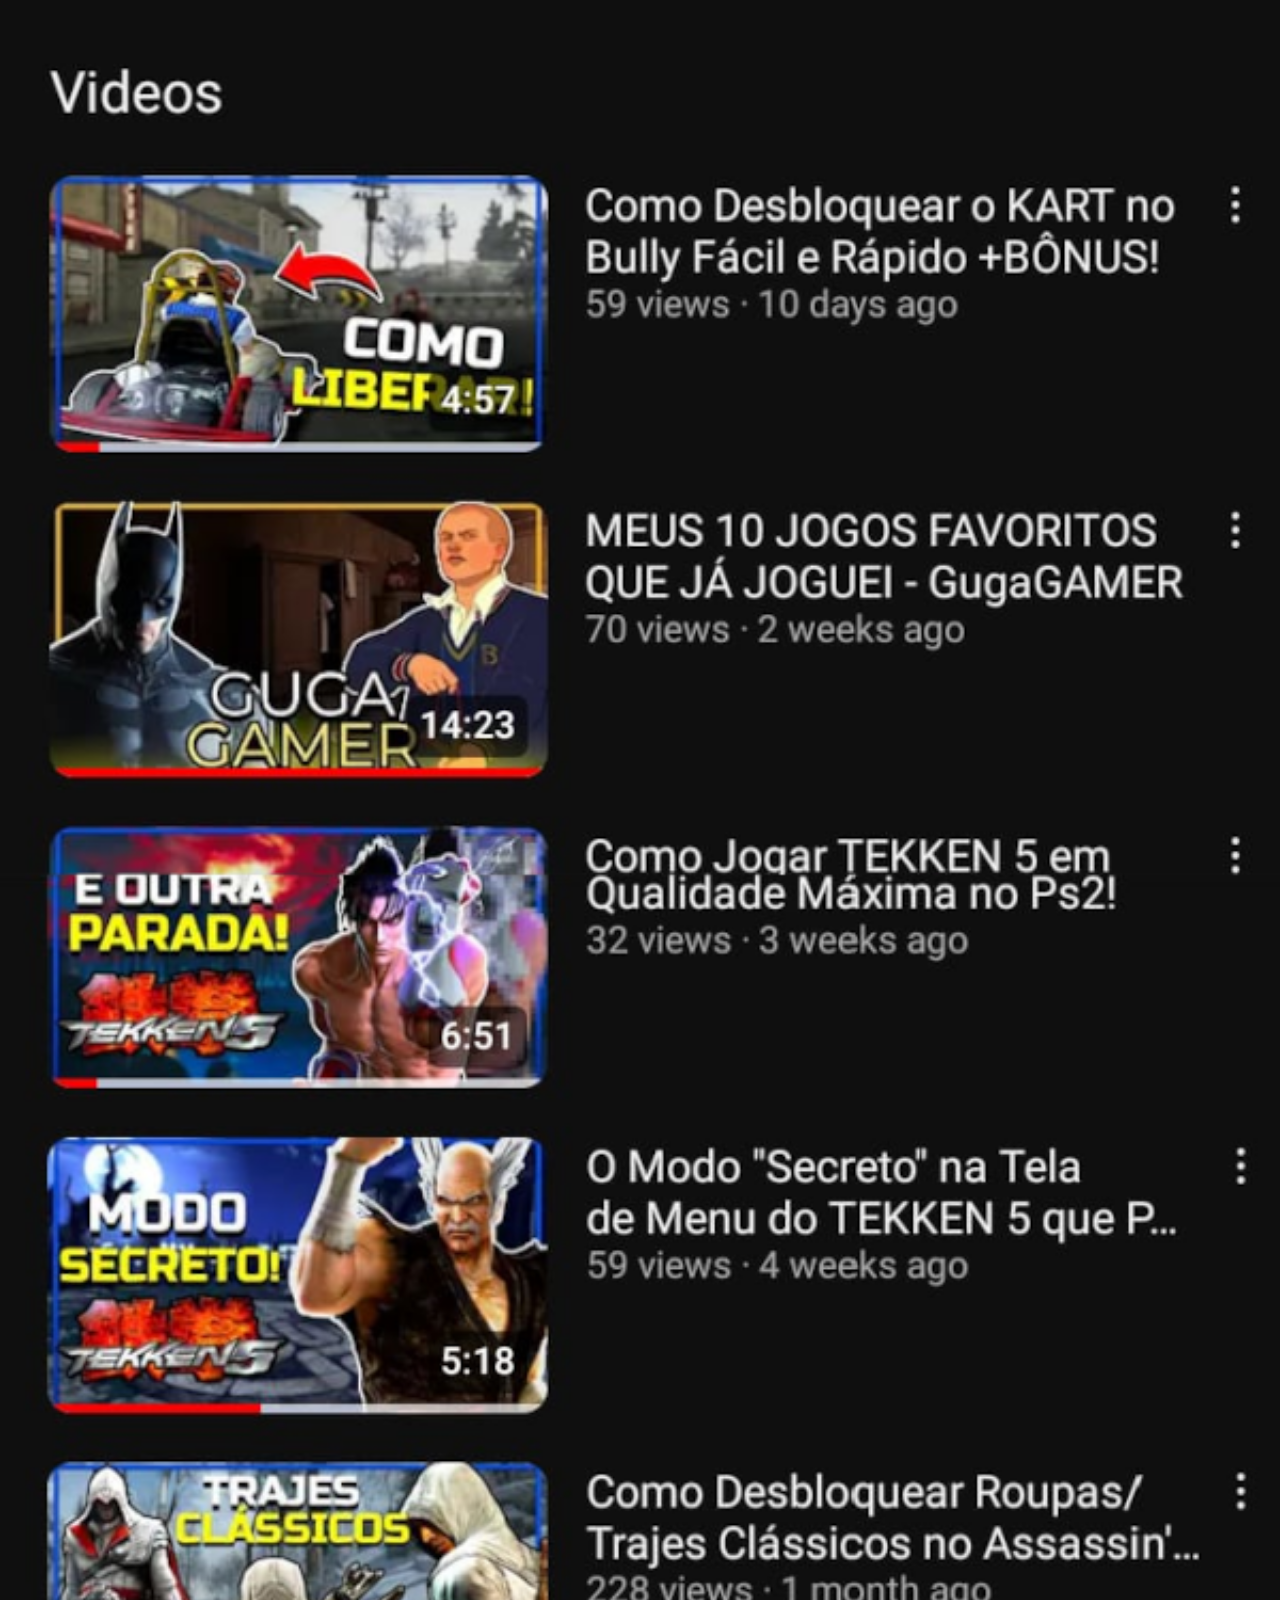
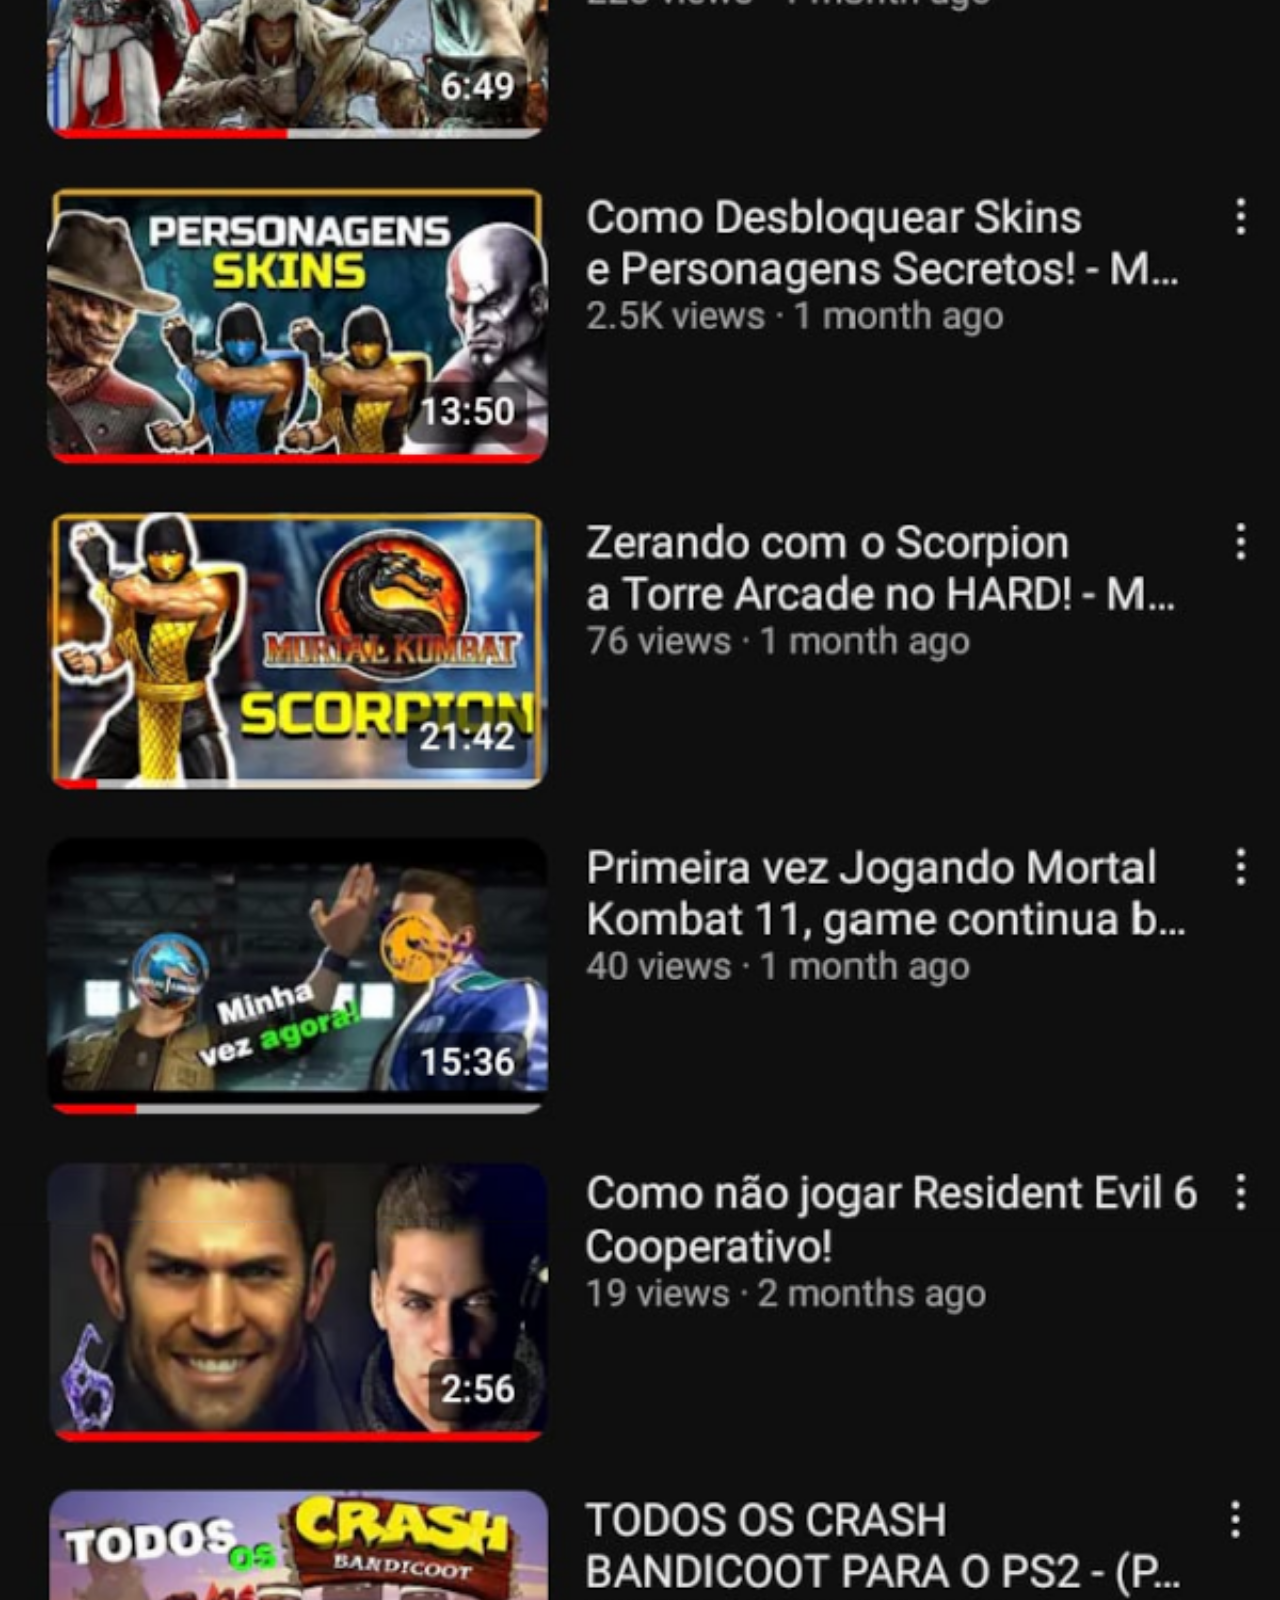
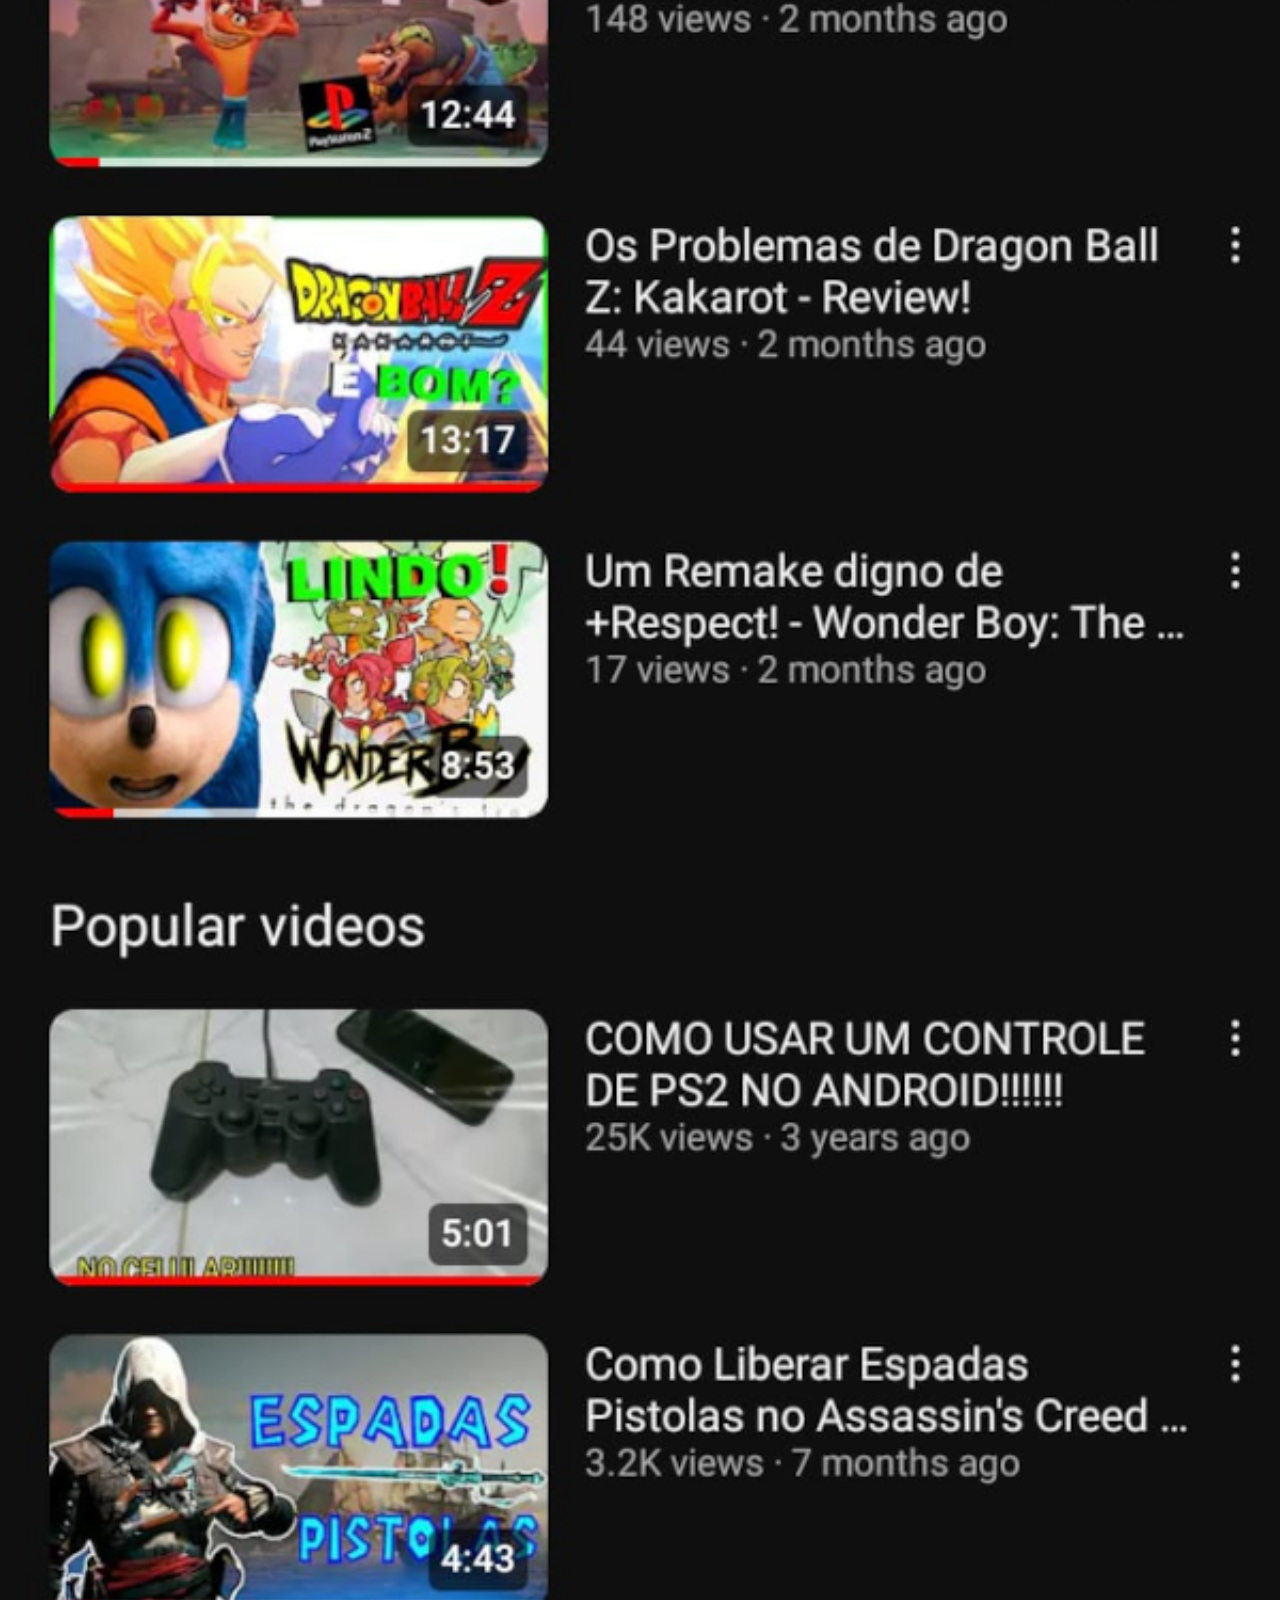
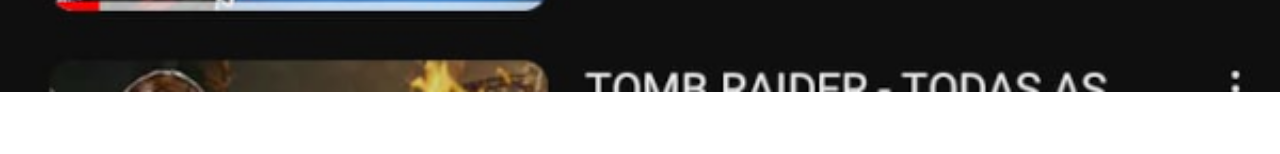
<file: youtube.html>
<!DOCTYPE html>
<html lang="pt-br">
<head>
    <meta charset="UTF-8">
    <meta name="viewport" content="width=device-width, initial-scale=1.0">
    <title>Yotube</title>
    <link rel="stylesheet" href="estilo/social.css">
</head>
<body>
    <img src="imagens/tela-youtube.png" alt="Youtube">
    <a href="https://www.youtube.com/channel/UCWXObQJFIcTE0AeW89eUp6w" target="_blank">ACESSE</a>
</body>
</html>
</file>
<file: estilo/syle.css>
@charset "UTF-8";

*{
    margin: 0;
    padding: 0;
    font-family: Arial, Helvetica, sans-serif;
}

html, body{
    height: 100vh;
    width: 100vw;
}

body{
    background: url('../imagens/fundo-madeira.jpg') no-repeat top center;
    background-size: cover;
    background-attachment: fixed;
}

main{
    position: relative;
    height: 100vh;
}

section#telefone{
    position: absolute;
    top: 50%;
    left: 50%;
    transform: translate(-50%,-50%);
    height: 627px;
    width: 311px;
    background: url('../imagens/frame-iphone.png') no-repeat;
}

iframe#tela{
    position: relative;
    top: 80px;
    left: 22px;
    width: 264px;
    height: 471px;

}

section#redes-sociais{
    text-align: right;
}

section#redes-sociais img{
    width: 50px;
    margin: 10px;
    border-radius: 50%;
    box-shadow: 2px 2px 5px rgba(0, 0, 0, 0.400);
    box-sizing: border-box;    
    transition: 0.3s border 0.1s;
}

section#redes-sociais img:hover{
    border: 2px solid rgba(255, 255, 255, 0.637);
    transform: translate(-3px, -3px);
    box-shadow: 5px 5px 10px black;
}
</file>
<file: estilo/social.css>
*{
    margin: 0;
    padding: 0;
    font-family: Arial, Helvetica, sans-serif;
}

::-webkit-scrollbar{
    width: 0px;
    height: 0px;
}

img{
    width: 100vw;
}

a{
    display: block;
    text-decoration: none;
    text-align: center;
    color: white;
    font-weight: bolder;
    padding: 20px;
}

a:hover{
    background-color: red;
}
</file>
